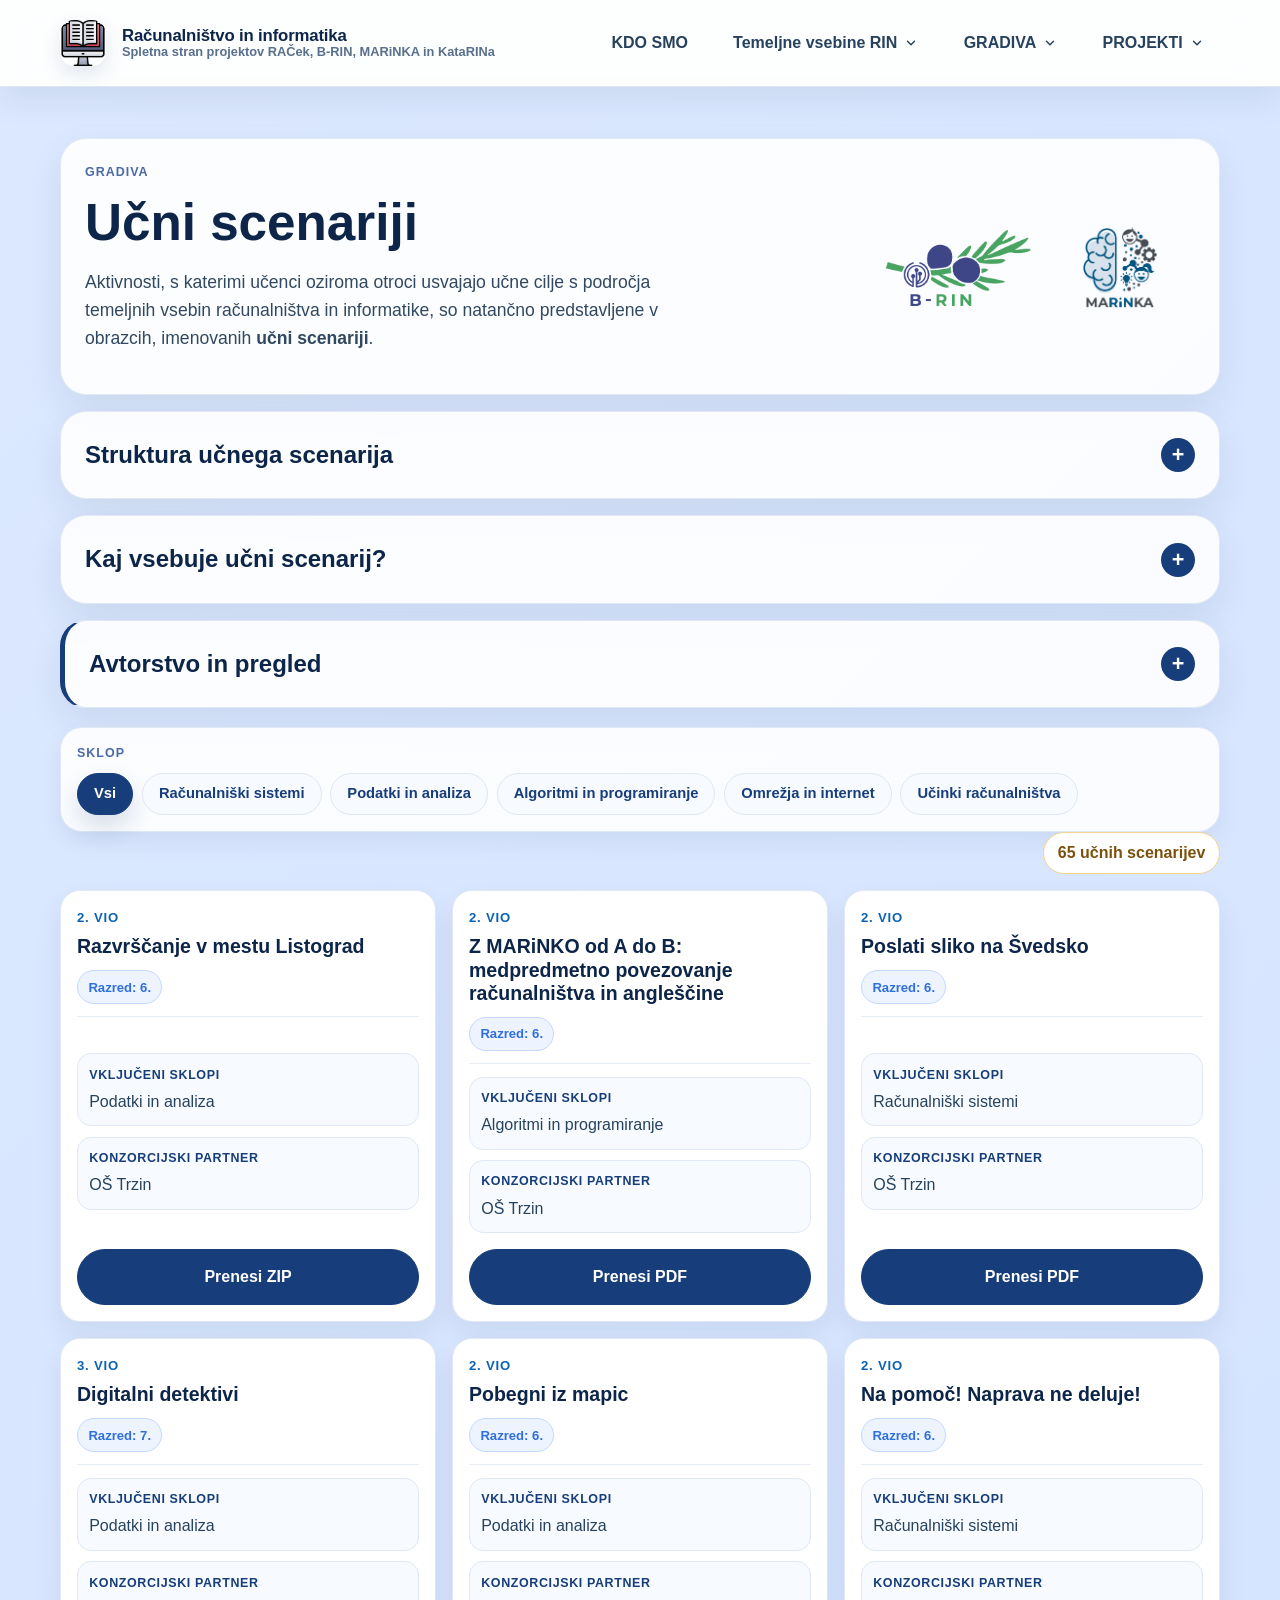
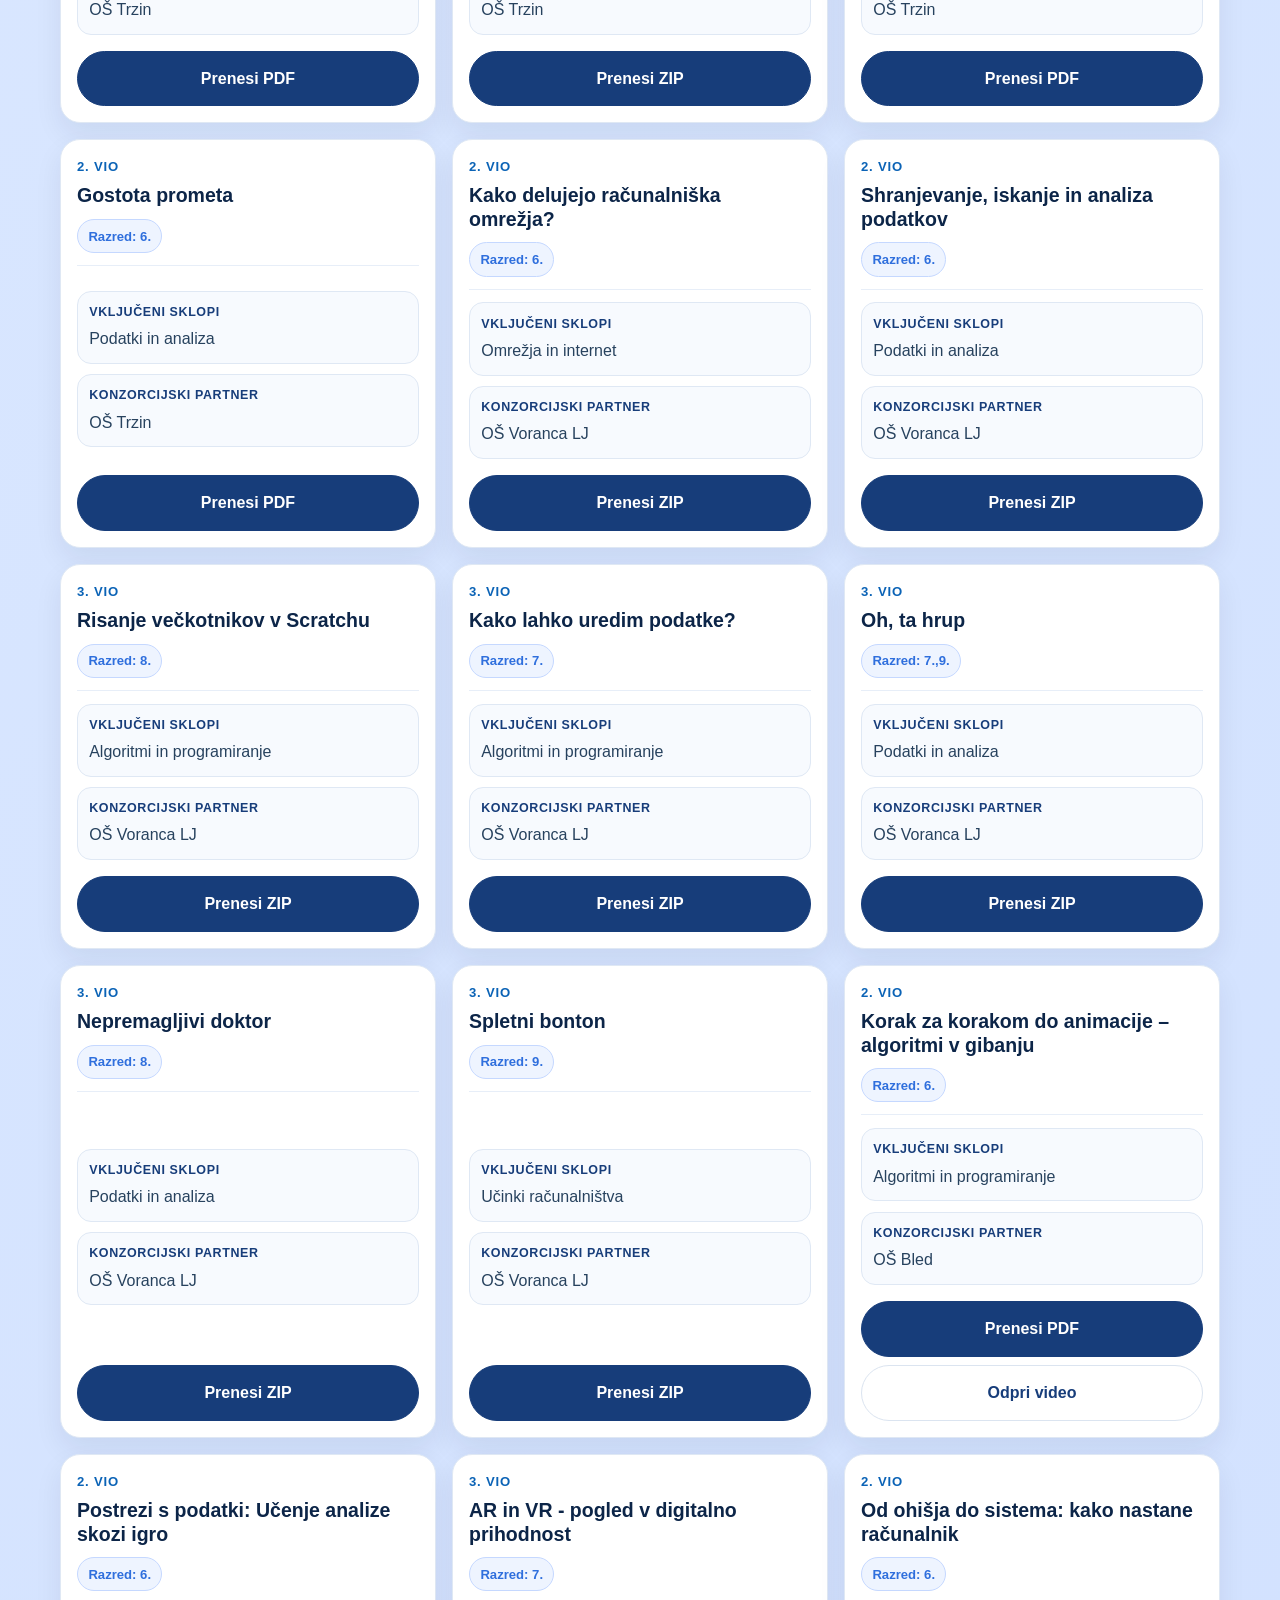
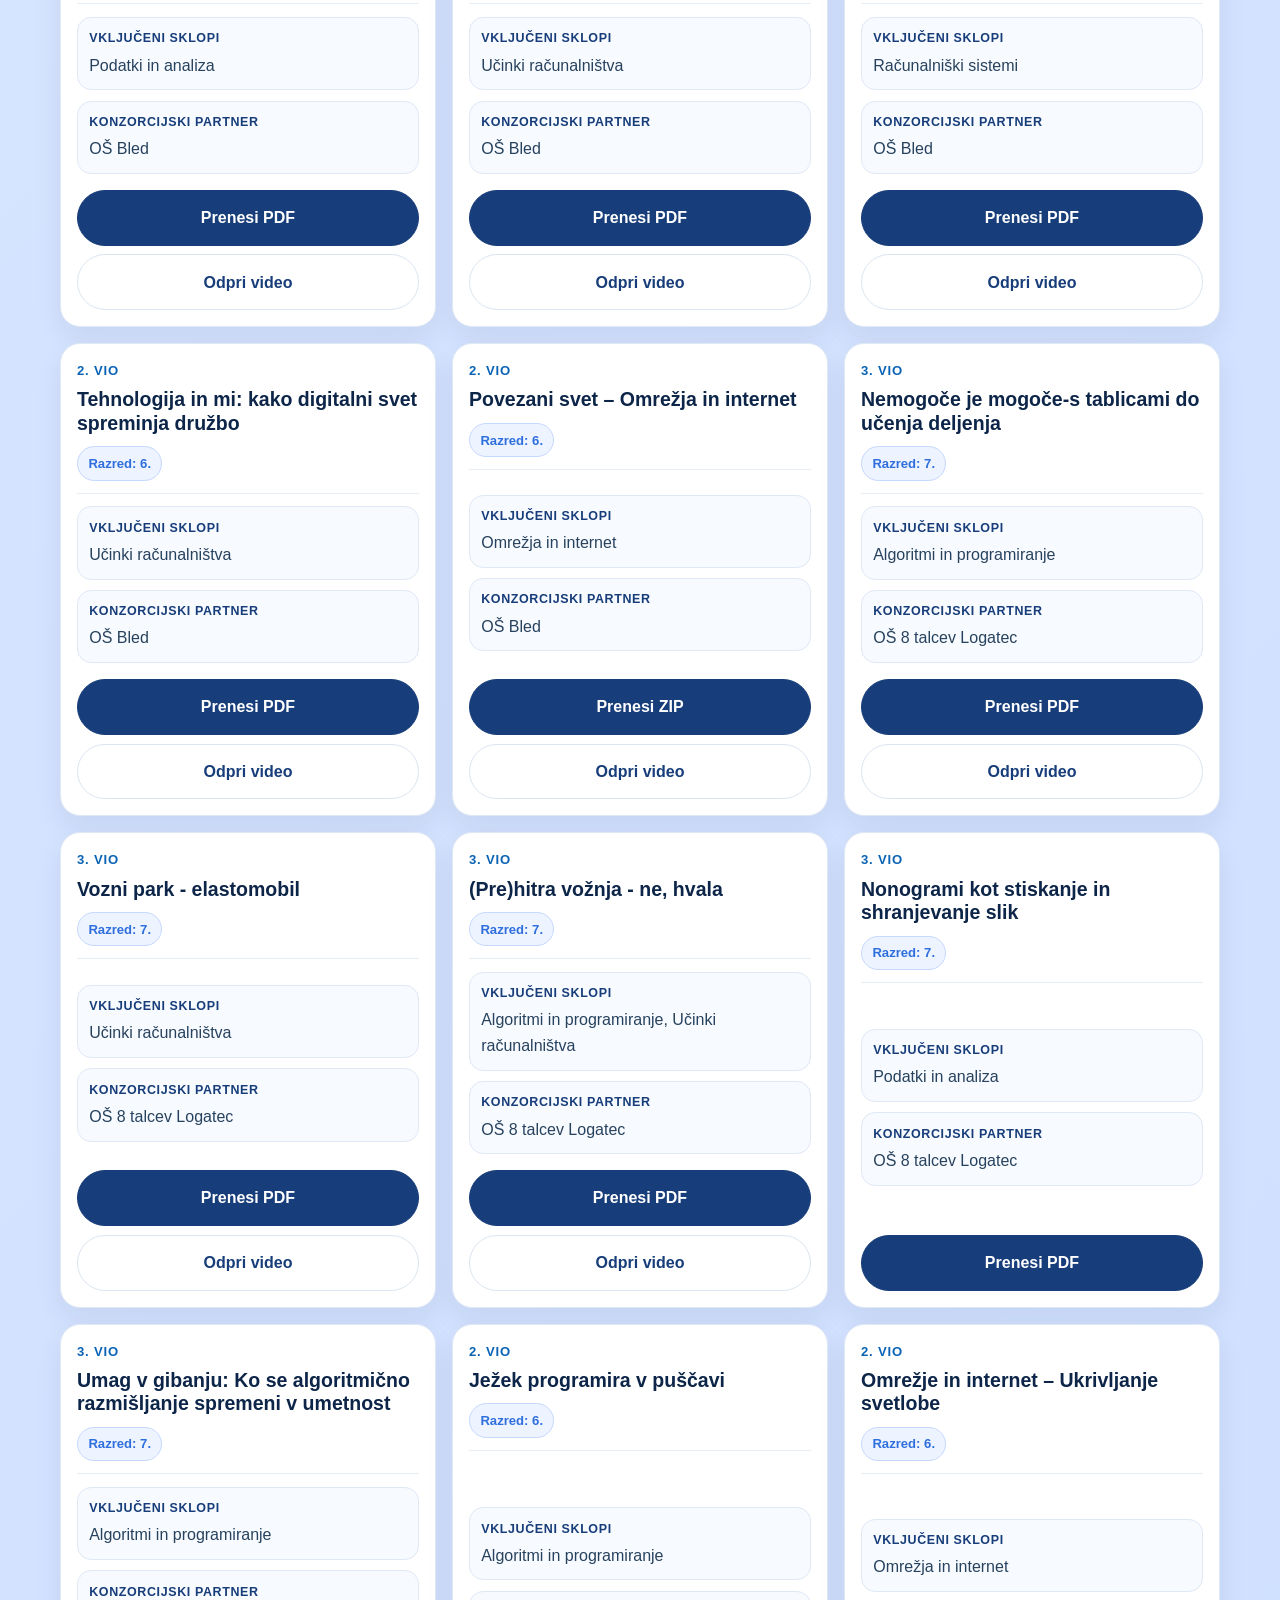
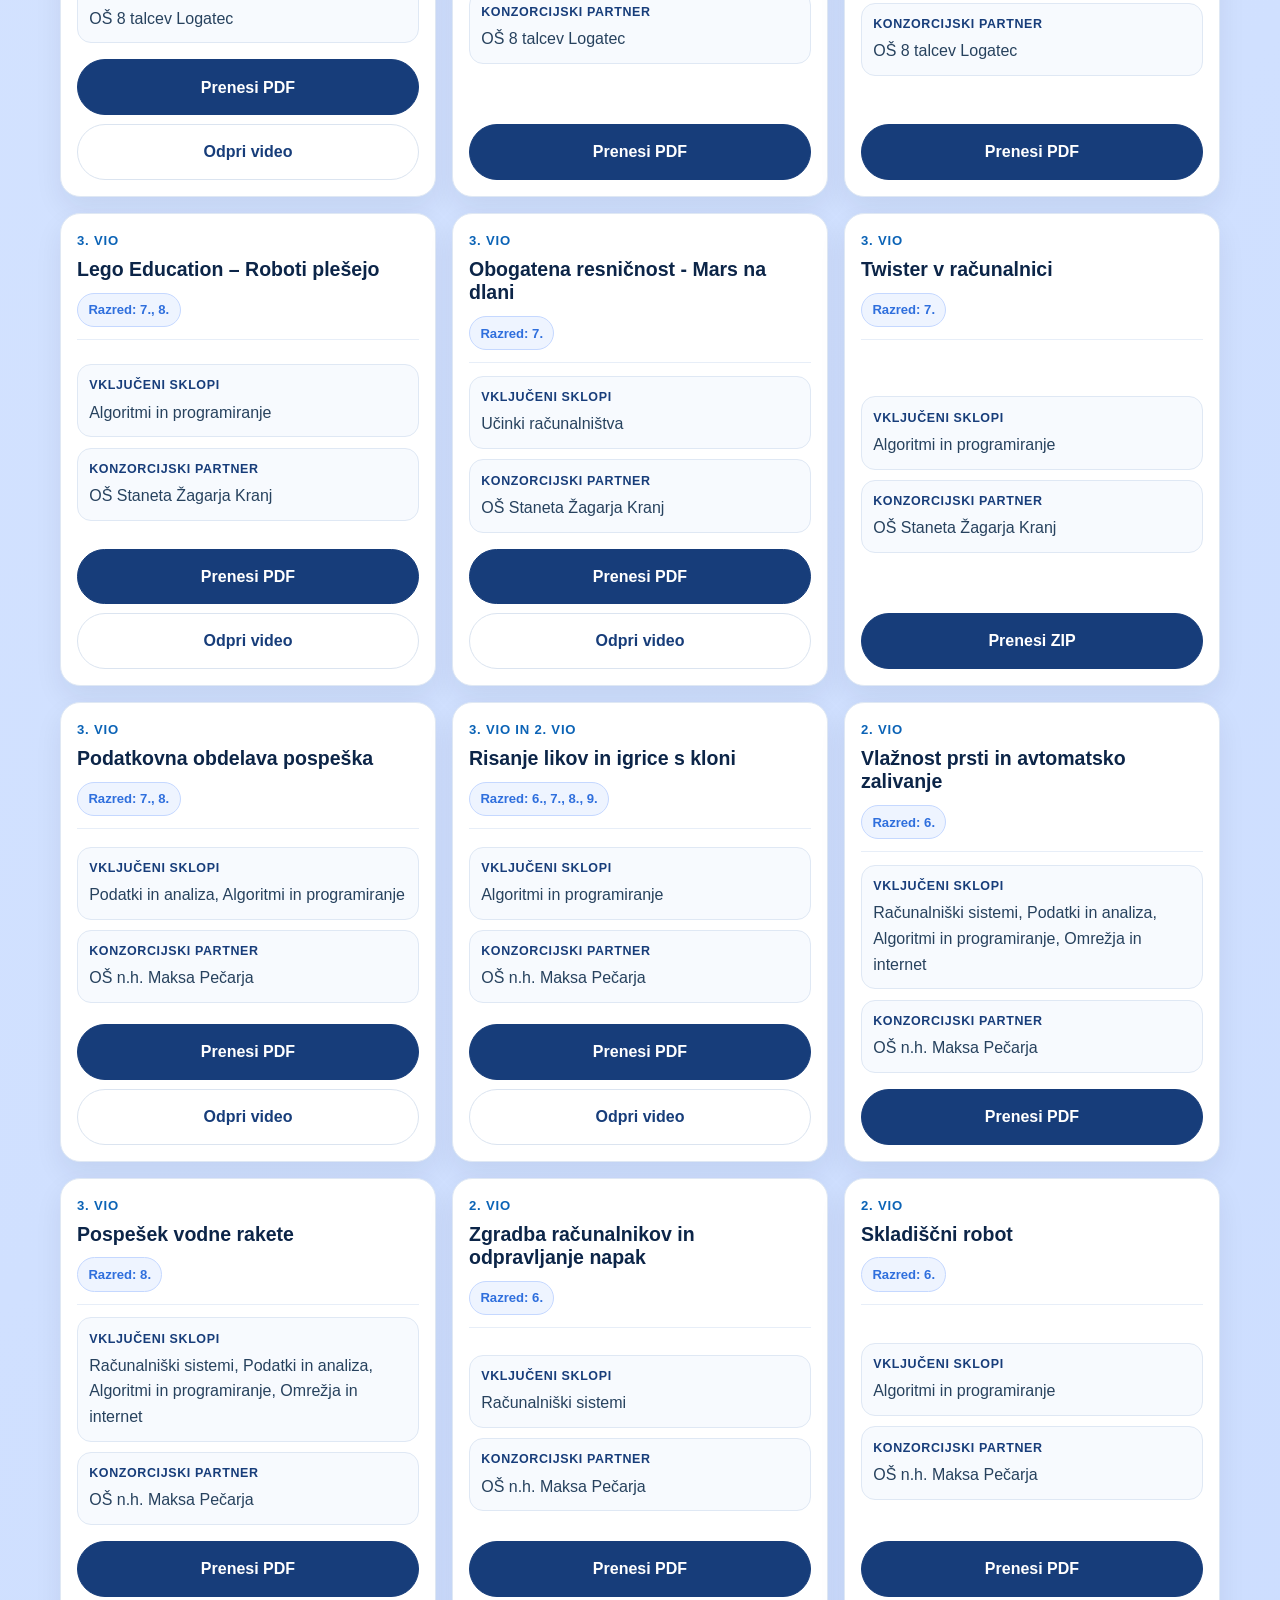
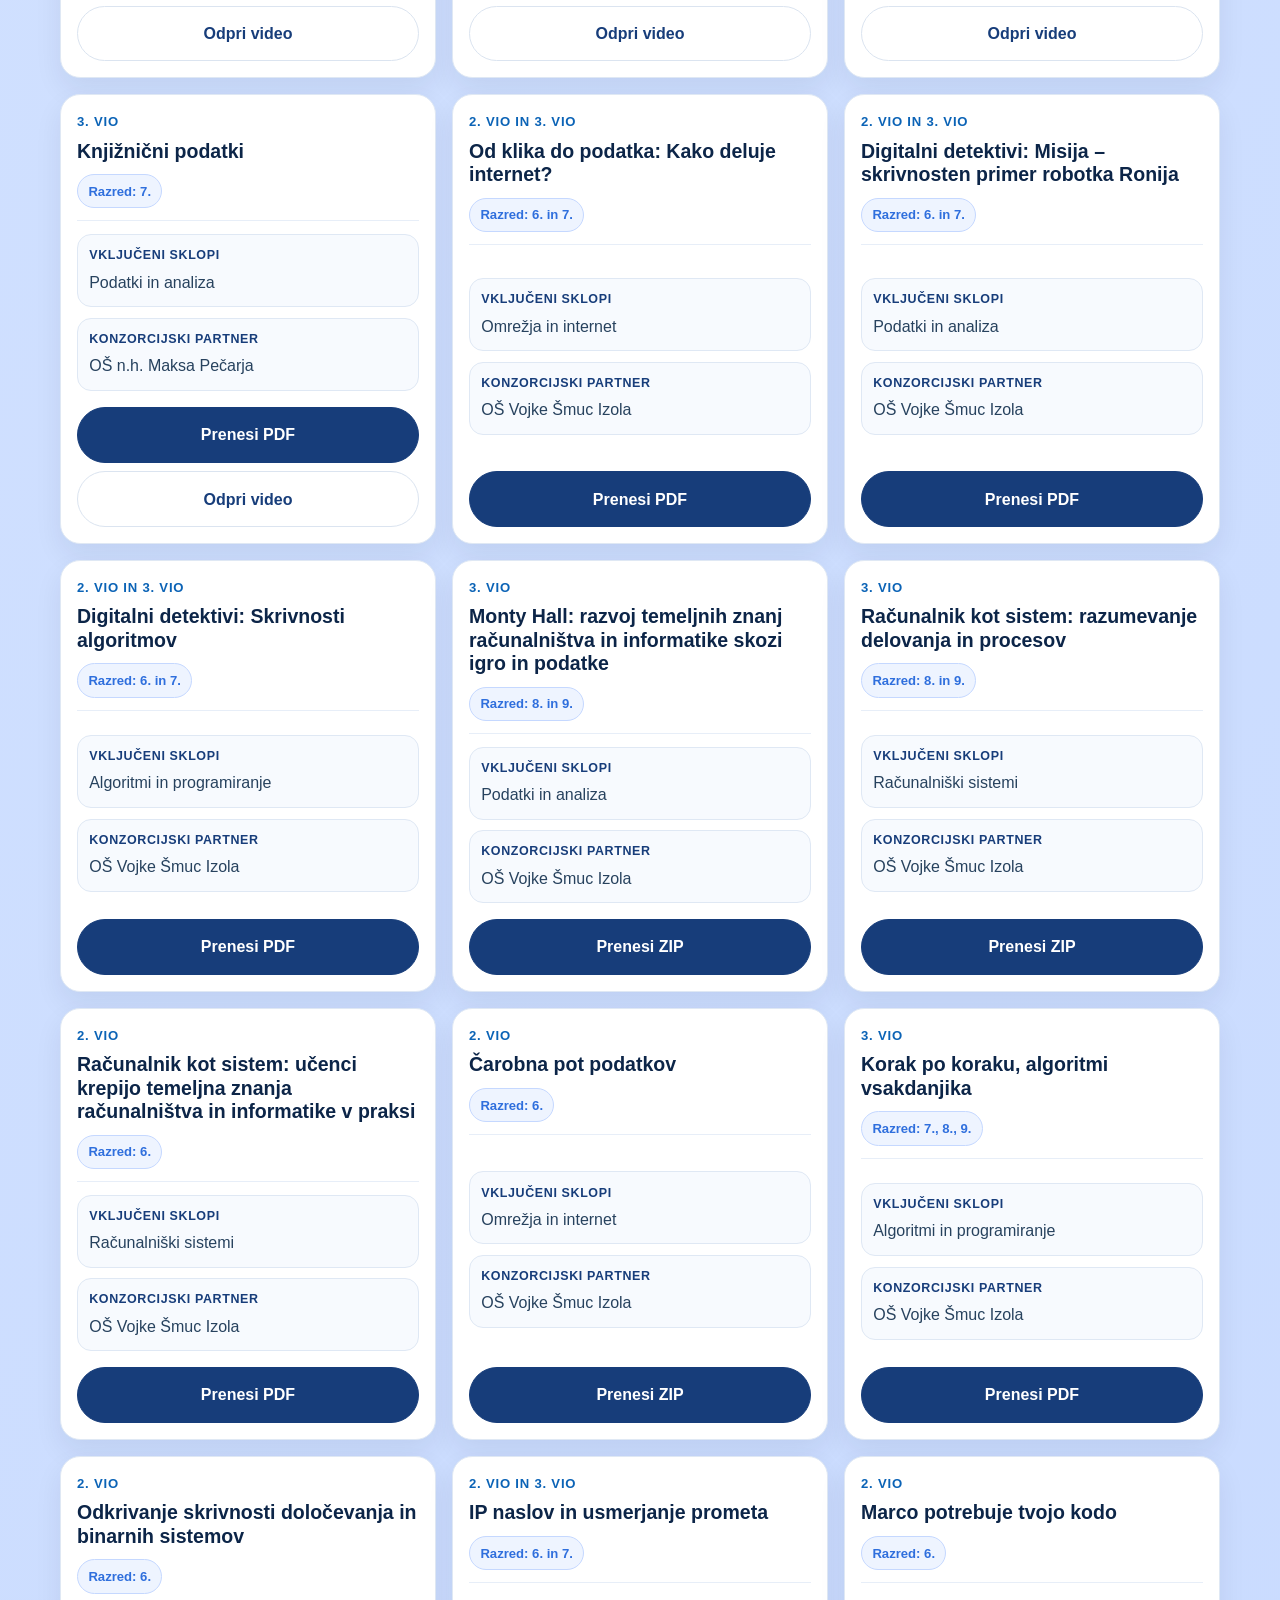
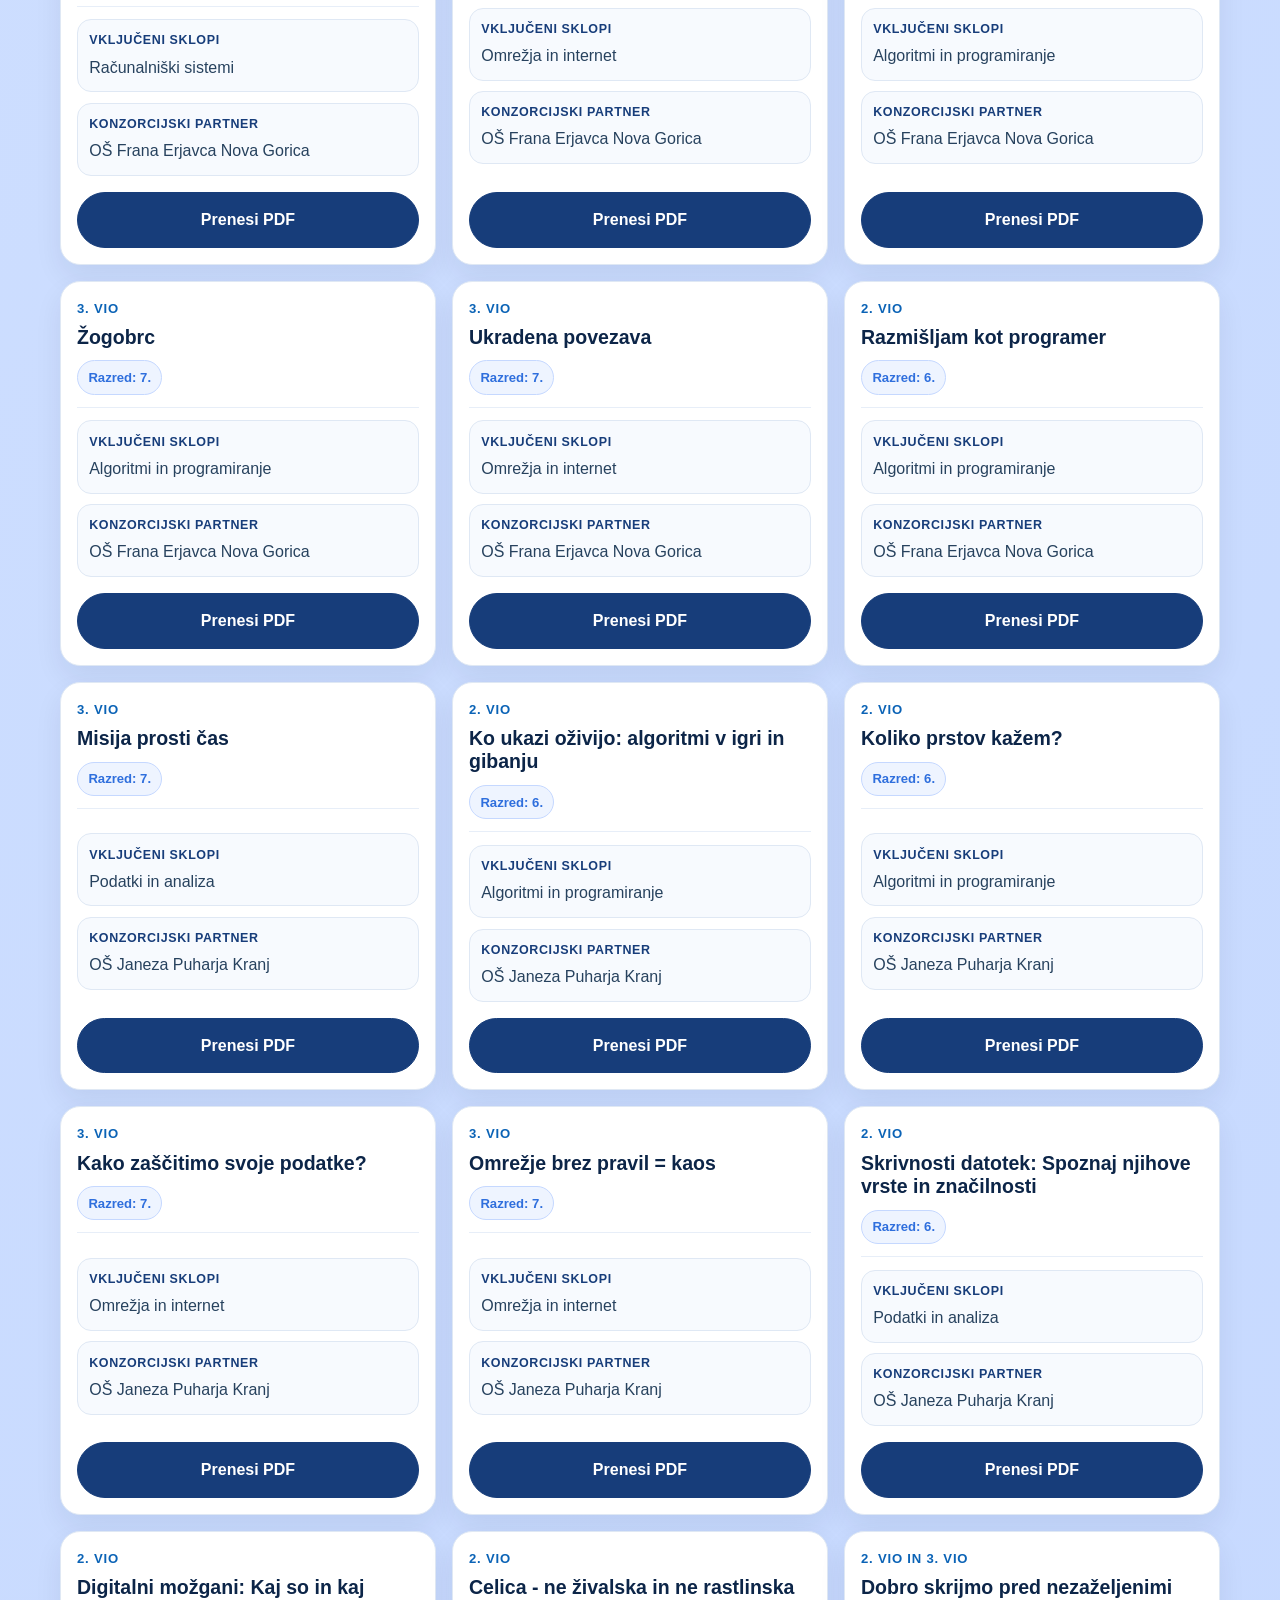
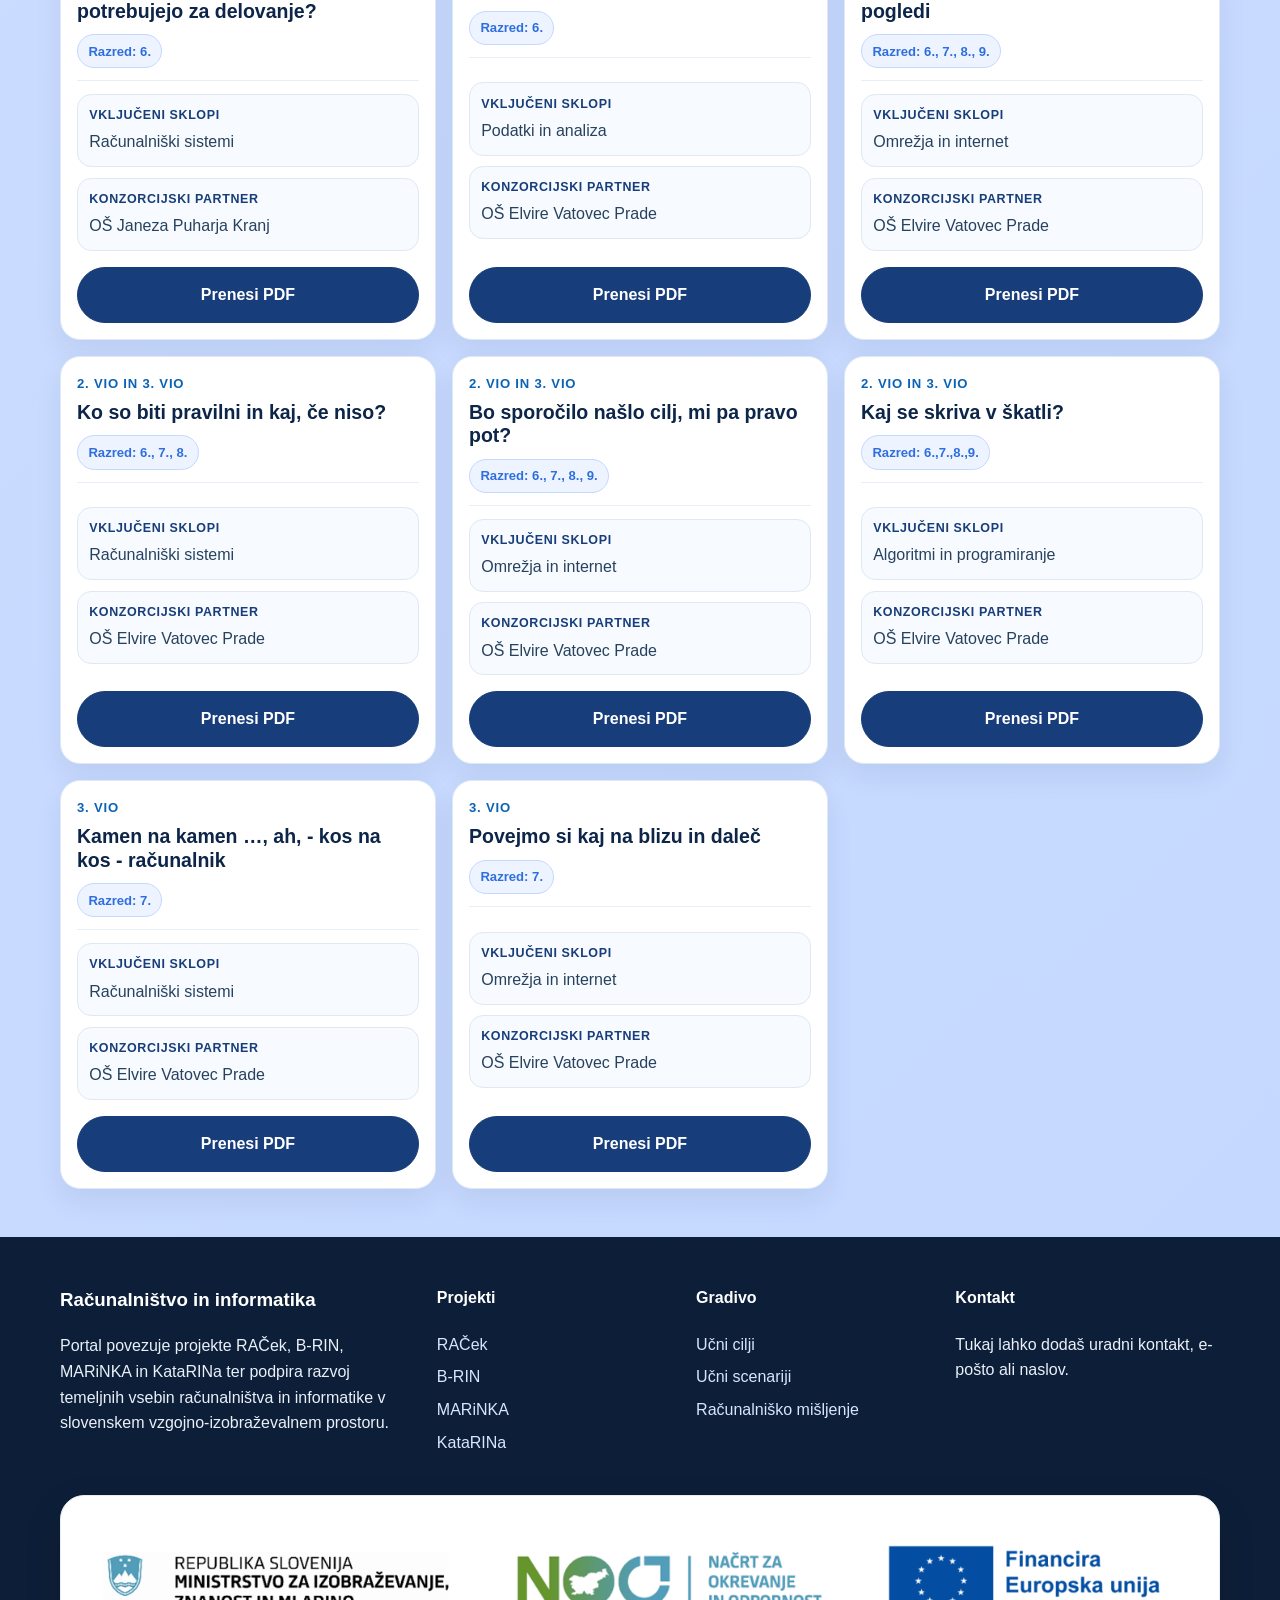
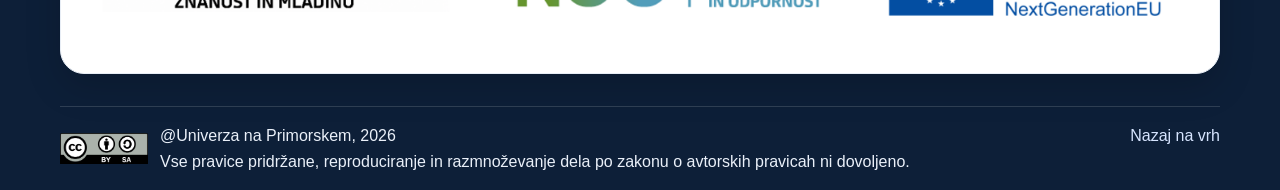
<file: gradiva-temeljne-vsebine-rin.html>
<!DOCTYPE html>
<html lang="sl">
<head>
  <meta charset="UTF-8" />
  <meta name="viewport" content="width=device-width, initial-scale=1.0" />
  <title>Učni scenariji temeljnih vsebin RIN – Računalništvo in informatika</title>
  <meta name="description" content="Opis učnih scenarijev za aktivnosti, s katerimi učenci in otroci usvajajo učne cilje temeljnih vsebin RIN." />
  <link rel="icon" type="image/png" href="assets/Slike/favicon.png" />
  <link rel="stylesheet" href="style.css?v=20260819a" />
</head>
<body>
<div id="site-header"></div>

<main id="top">
  <section class="rin-material-section">
    <div class="wrap">
      <div class="rin-material-head">
        <div>
          <p class="eyebrow">Gradiva</p>
          <h1>Učni scenariji</h1>
          <p class="lead">Aktivnosti, s katerimi učenci oziroma otroci usvajajo učne cilje s področja temeljnih vsebin računalništva in informatike, so natančno predstavljene v obrazcih, imenovanih <strong>učni scenariji</strong>.</p>
        </div>
        <div class="rin-material-logos" aria-label="Logotipa projektov B-RIN in MARiNKA">
          <img src="assets/Slike/logo-brin.png" alt="Logotip projekta B-RIN">
          <img src="assets/Slike/logo-marinka.png" alt="Logotip projekta MARiNKA">
        </div>
      </div>

      <details class="rin-material-card rin-collapse-card">
        <summary>
          <h2>Struktura učnega scenarija</h2>
        </summary>
        <div class="rin-collapse-content">
          <p>Učni scenarij vsebuje 6 sklopov:</p>
          <div class="scenario-structure-grid">
            <article><span>01</span><h3>Predstavitev</h3></article>
            <article><span>02</span><h3>Kontekst izvedbe in priprava</h3></article>
            <article><span>03</span><h3>Namen in učni cilji (operativni)</h3></article>
            <article><span>04</span><h3>Aktivnost</h3></article>
            <article><span>05</span><h3>Evalvacija, refleksija</h3></article>
            <article><span>06</span><h3>Kurikulum</h3></article>
          </div>
        </div>
      </details>

      <details class="rin-material-card rin-collapse-card">
        <summary>
          <h2>Kaj vsebuje učni scenarij?</h2>
        </summary>
        <div class="rin-collapse-content">
          <p>V vsakem učnem scenariju je najprej predstavljen povzetek aktivnosti, materiali, potrebni za pripravo oziroma izvedbo aktivnosti, ter značilnosti učnega konteksta in učečih se, za katere je aktivnost razvita. Opisan je splošen namen dejavnosti ter identificirani specifični učni cilji, ki jih posamezna aktivnost naslavlja.</p>
          <p>Natančno so opisani posamezni koraki aktivnosti ter predviden čas izvedbe aktivnosti. Vsak učni scenarij vsebuje tudi del o evalvaciji, kjer avtorji učnega scenarija kritično ovrednotijo doseganje učnih ciljev ter podajajo predloge za načine evalviranja opisane aktivnosti.</p>
          <p>Sklop, vezan na refleksijo, bralcu učnega scenarija omogoča vpogled v doživljanje aktivnosti s strani učečih se, prav tako pa dostop do kritične samorefleksije s strani strokovnega delavca, avtorja učnega scenarija. Iz tega lahko bralec črpa priporočila za nadgradnjo ali prilagoditev učne aktivnosti za lastne potrebe. V sklepnem delu je aktivnost opredeljena še v kontekstu medpredmetnega sodelovanja ter skupnih ciljev učnih načrtov.</p>
        </div>
      </details>

      <details class="rin-material-card rin-material-note rin-collapse-card">
        <summary>
          <h2>Avtorstvo in pregled</h2>
        </summary>
        <div class="rin-collapse-content">
          <p>Predloga učnega scenarija je bila oblikovana v okviru razvojne skupine projekta B-RIN. Sodelovali so (po abecednem vrstnem redu): dr. Sonja Čotar Konrad, dr. Andreja Klančar, dr. Maja Lebeničnik.</p>
          <p>Vprašanja v delu evalvacije in refleksije izvedbe učne aktivnosti so povzeta po predlogi za praktično usposabljanje v vrtcu avtorice dr. Sonje Rutar.</p>
          <p>Pregled: dr. Tina Štemberger.</p>
        </div>
      </details>

      <div class="rin-scenarios-list" data-rin-scenarios-page>
        <div class="rin-scenario-filter" aria-label="Filtriranje učnih scenarijev po sklopu">
          <p class="eyebrow">Sklop</p>
          <div class="rin-scenario-filter-row">
            <button class="guideline-filter is-active" type="button" data-rin-scenario-filter="vsi" aria-pressed="true">Vsi</button>
            <button class="guideline-filter" type="button" data-rin-scenario-filter="Računalniški sistemi" aria-pressed="false">Računalniški sistemi</button>
            <button class="guideline-filter" type="button" data-rin-scenario-filter="Podatki in analiza" aria-pressed="false">Podatki in analiza</button>
            <button class="guideline-filter" type="button" data-rin-scenario-filter="Algoritmi in programiranje" aria-pressed="false">Algoritmi in programiranje</button>
            <button class="guideline-filter" type="button" data-rin-scenario-filter="Omrežja in internet" aria-pressed="false">Omrežja in internet</button>
            <button class="guideline-filter" type="button" data-rin-scenario-filter="Učinki računalništva" aria-pressed="false">Učinki računalništva</button>
          </div>
        </div>

        <div class="scenario-toolbar rin-scenario-count">
          <p id="rinScenarioCount"></p>
        </div>

        <div id="rinScenarioCards" class="scenario-grid rin-scenario-grid"></div>
      </div>
    </div>
  </section>
</main>

<div id="site-footer"></div>

<script src="includes.js?v=20260610k"></script>
<script src="assets/Gradiva/rin-ucni-scenariji.js?v=20260812c"></script>
<script src="script.js?v=20260812l"></script>
</body>
</html>
</file>
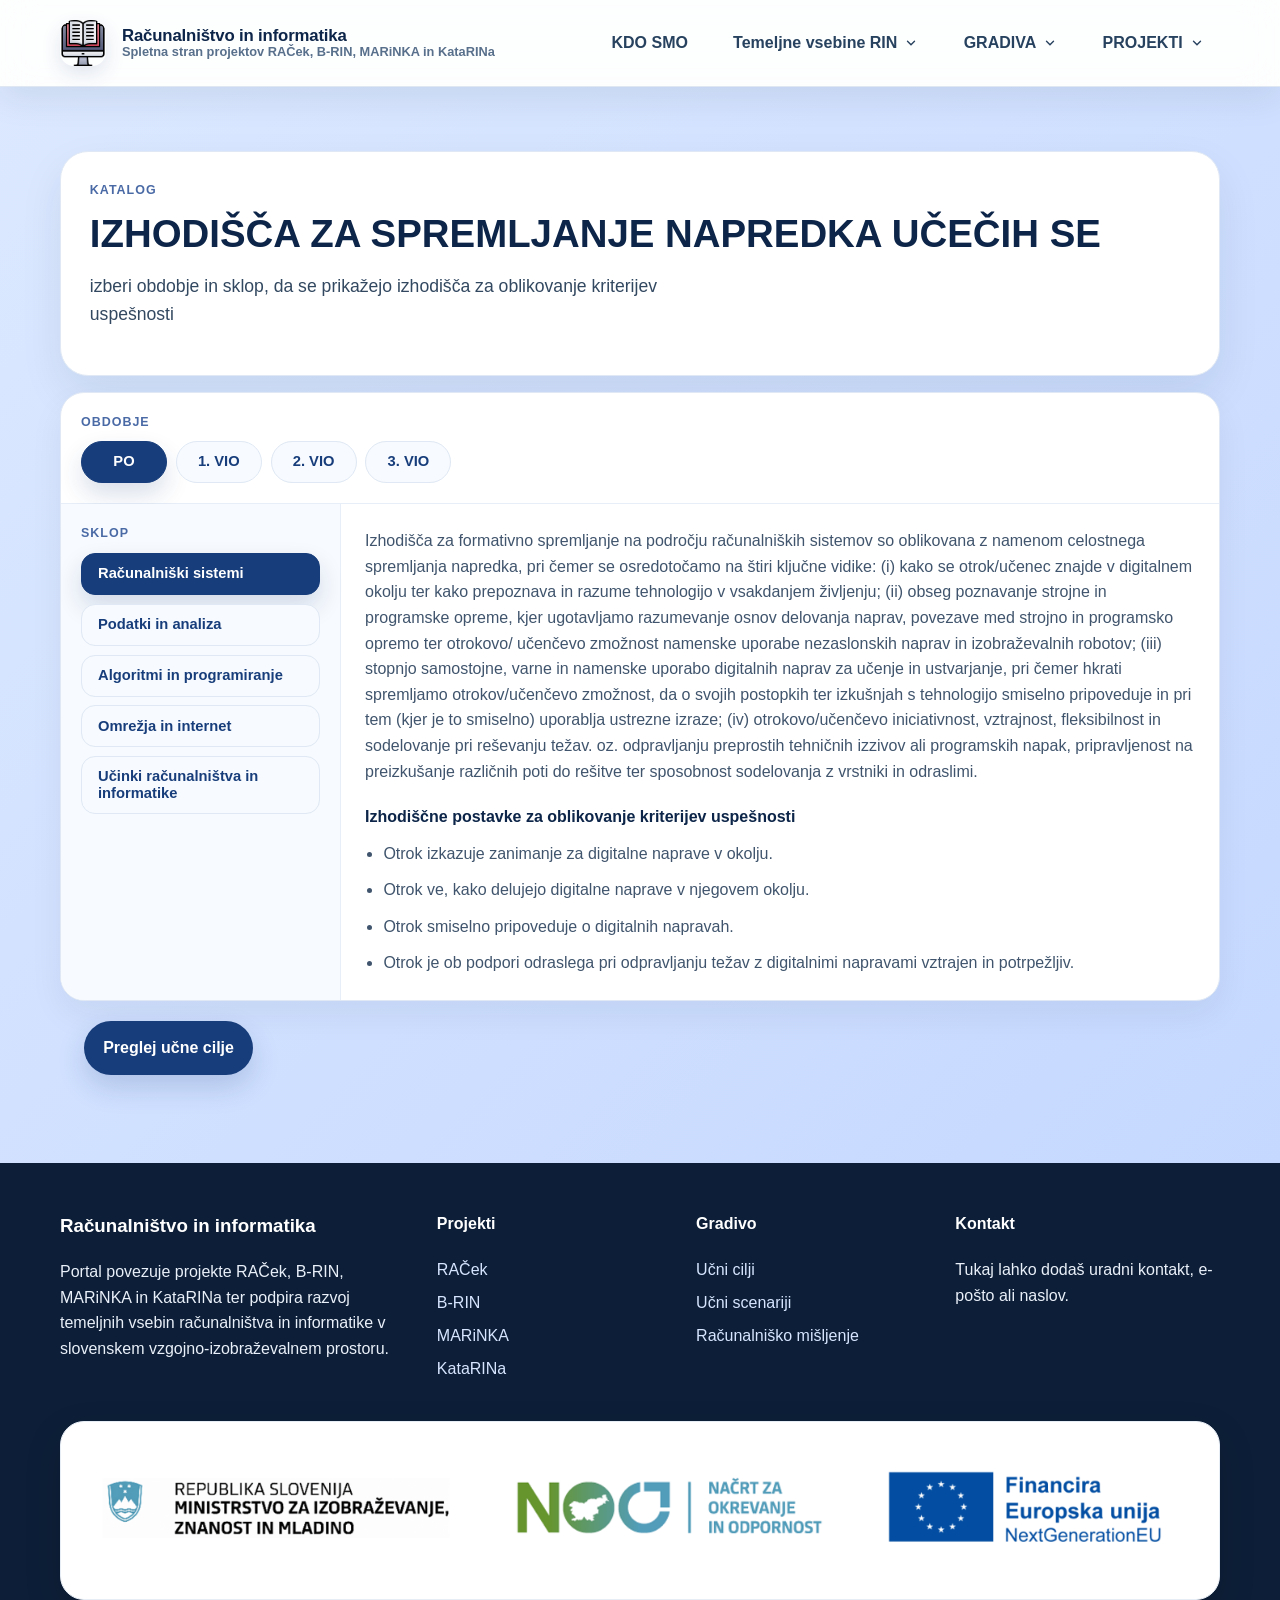
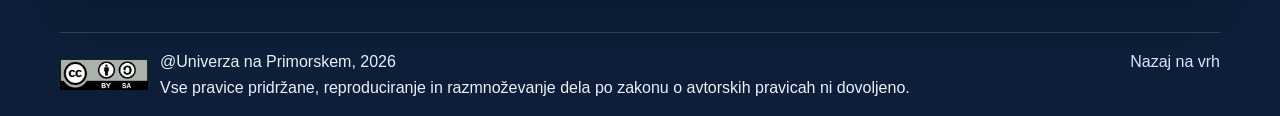
<file: izhodisca-spremljanje-napredka.html>
<!DOCTYPE html>
<html lang="sl">
<head>
  <meta charset="UTF-8" />
  <meta name="viewport" content="width=device-width, initial-scale=1.0" />
  <title>Izhodišča za spremljanje napredka učečih se – Računalništvo in informatika</title>
  <meta name="description" content="Izhodišča za spremljanje napredka učečih se pri temeljnih vsebinah RIN po obdobjih in sklopih." />
  <link rel="icon" type="image/png" href="assets/Slike/favicon.png" />
  <link rel="stylesheet" href="style.css?v=20260819a" />
</head>
<body>
<div id="site-header"></div>

<main id="top">
  <section class="recommendations-section guidelines-section" data-progress-page>
    <div class="wrap">
      <div class="recommendations-head">
        <p class="eyebrow">KATALOG</p>
        <h1>IZHODIŠČA ZA SPREMLJANJE NAPREDKA UČEČIH SE</h1>
        <p class="lead">izberi obdobje in sklop, da se prikažejo izhodišča za oblikovanje kriterijev uspešnosti</p>
      </div>

      <div class="guidelines-shell">
        <div class="guidelines-period-bar" aria-label="Izbira obdobja">
          <p class="eyebrow">Obdobje</p>
          <div class="guidelines-filter-row" role="tablist" aria-label="Izbira obdobja">
            <button class="guideline-filter is-active" type="button" data-progress-period="OBDP" aria-pressed="true">PO</button>
            <button class="guideline-filter" type="button" data-progress-period="OBD1" aria-pressed="false">1. VIO</button>
            <button class="guideline-filter" type="button" data-progress-period="OBD2" aria-pressed="false">2. VIO</button>
            <button class="guideline-filter" type="button" data-progress-period="OBD3" aria-pressed="false">3. VIO</button>
          </div>
        </div>

        <div class="guidelines-layout">
          <aside class="guidelines-sidebar" aria-label="Izbira sklopa">
            <p class="eyebrow">Sklop</p>
            <div class="guidelines-sklop-list">
              <button class="guideline-filter is-active" type="button" data-progress-sklop="racunalniski-sistemi" aria-pressed="true">Računalniški sistemi</button>
              <button class="guideline-filter" type="button" data-progress-sklop="podatki-in-analiza" aria-pressed="false">Podatki in analiza</button>
              <button class="guideline-filter" type="button" data-progress-sklop="algoritmi-in-programiranje" aria-pressed="false">Algoritmi in programiranje</button>
              <button class="guideline-filter" type="button" data-progress-sklop="omrezja-in-internet" aria-pressed="false">Omrežja in internet</button>
              <button class="guideline-filter" type="button" data-progress-sklop="ucinki-racunalnistva-in-informatike" aria-pressed="false">Učinki računalništva in informatike</button>
            </div>
          </aside>

          <article class="guideline-result" aria-live="polite">
            <div class="guideline-body progress-body" id="progressBody"></div>
          </article>
        </div>
      </div>

      <div class="content-action-row">
        <a class="btn primary" id="progressGoalsLink" href="katalog-znanja.html?obd=OBDP">Preglej učne cilje</a>
      </div>
    </div>
  </section>
</main>

<div id="site-footer"></div>

<script src="includes.js?v=20260610k"></script>
<script src="assets/Gradiva/izhodisca-spremljanje.js?v=20260812a"></script>
<script src="script.js?v=20260812n"></script>
</body>
</html>
</file>
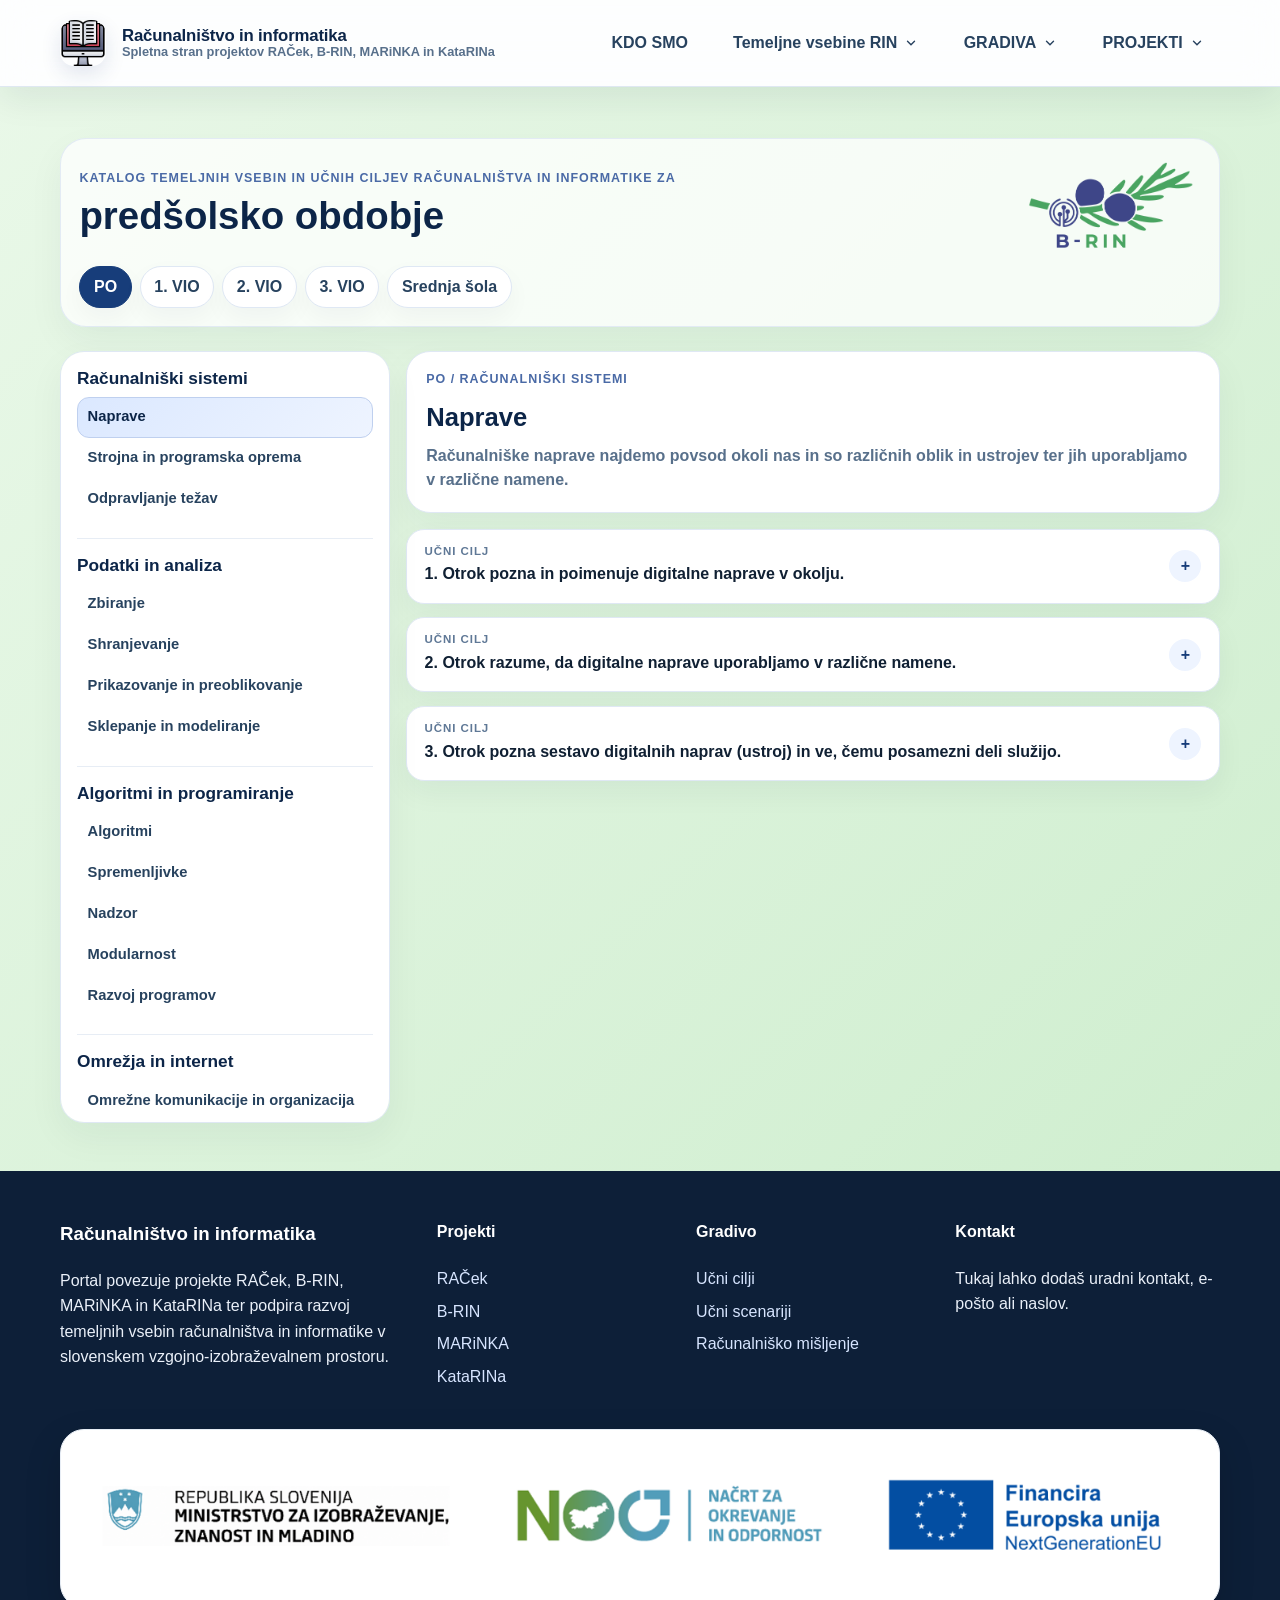
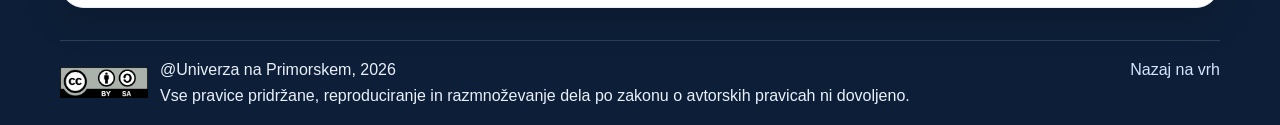
<file: katalog-znanja.html>
<!DOCTYPE html>
<html lang="sl">
<head>
  <meta charset="UTF-8" />
  <meta name="viewport" content="width=device-width, initial-scale=1.0" />
  <title>Katalog znanja – Računalništvo in informatika</title>
  <meta name="description" content="Pregleden katalog učnih ciljev po obdobjih, sklopih, podsklopih, razlagah in primerih." />
  <link rel="icon" type="image/png" href="assets/Slike/favicon.png" />
  <link rel="stylesheet" href="style.css?v=20260819a" />
</head>
<body>
<div id="site-header"></div>

<main id="top">
  <section id="katalog-znanja" class="catalog-section" data-knowledge-catalog>
    <div class="wrap">
      <div class="section-head catalog-page-head">
        <div class="catalog-title-row">
          <div>
            <p class="eyebrow">Katalog temeljnih vsebin in učnih ciljev računalništva in informatike za</p>
            <h2 id="catalogPageTitle">predšolsko obdobje</h2>
          </div>
          <a id="catalogPageLogoLink" class="catalog-page-logo-link" href="brin.html" aria-label="Več o projektu B-RIN">
            <img id="catalogPageLogo" class="catalog-page-logo" src="assets/Slike/logo-brin.png" alt="Logotip projekta B-RIN">
          </a>
        </div>
        <div id="catalogPeriodTabs" class="catalog-period-tabs" aria-label="Izbira obdobja"></div>
      </div>

      <div class="catalog-layout">
        <aside class="catalog-sidebar" aria-label="Sklopi in podsklopi">
          <div id="catalogNav"></div>
        </aside>

        <section class="catalog-results" aria-live="polite">
          <div class="catalog-current">
            <p id="catalogCurrentSklop" class="eyebrow"></p>
            <h3 id="catalogCurrentPodsklop"></h3>
            <p id="catalogCurrentMeta" class="catalog-content-text"></p>
          </div>
          <div id="catalogGoals" class="goal-cards"></div>
        </section>
      </div>
    </div>
  </section>

</main>

<div id="site-footer"></div>

<script src="assets/Gradiva/katalog-znanja.js?v=20260819b"></script>
<script src="includes.js?v=20260610k"></script>
<script src="script.js?v=20260819a"></script>
</body>
</html>
</file>
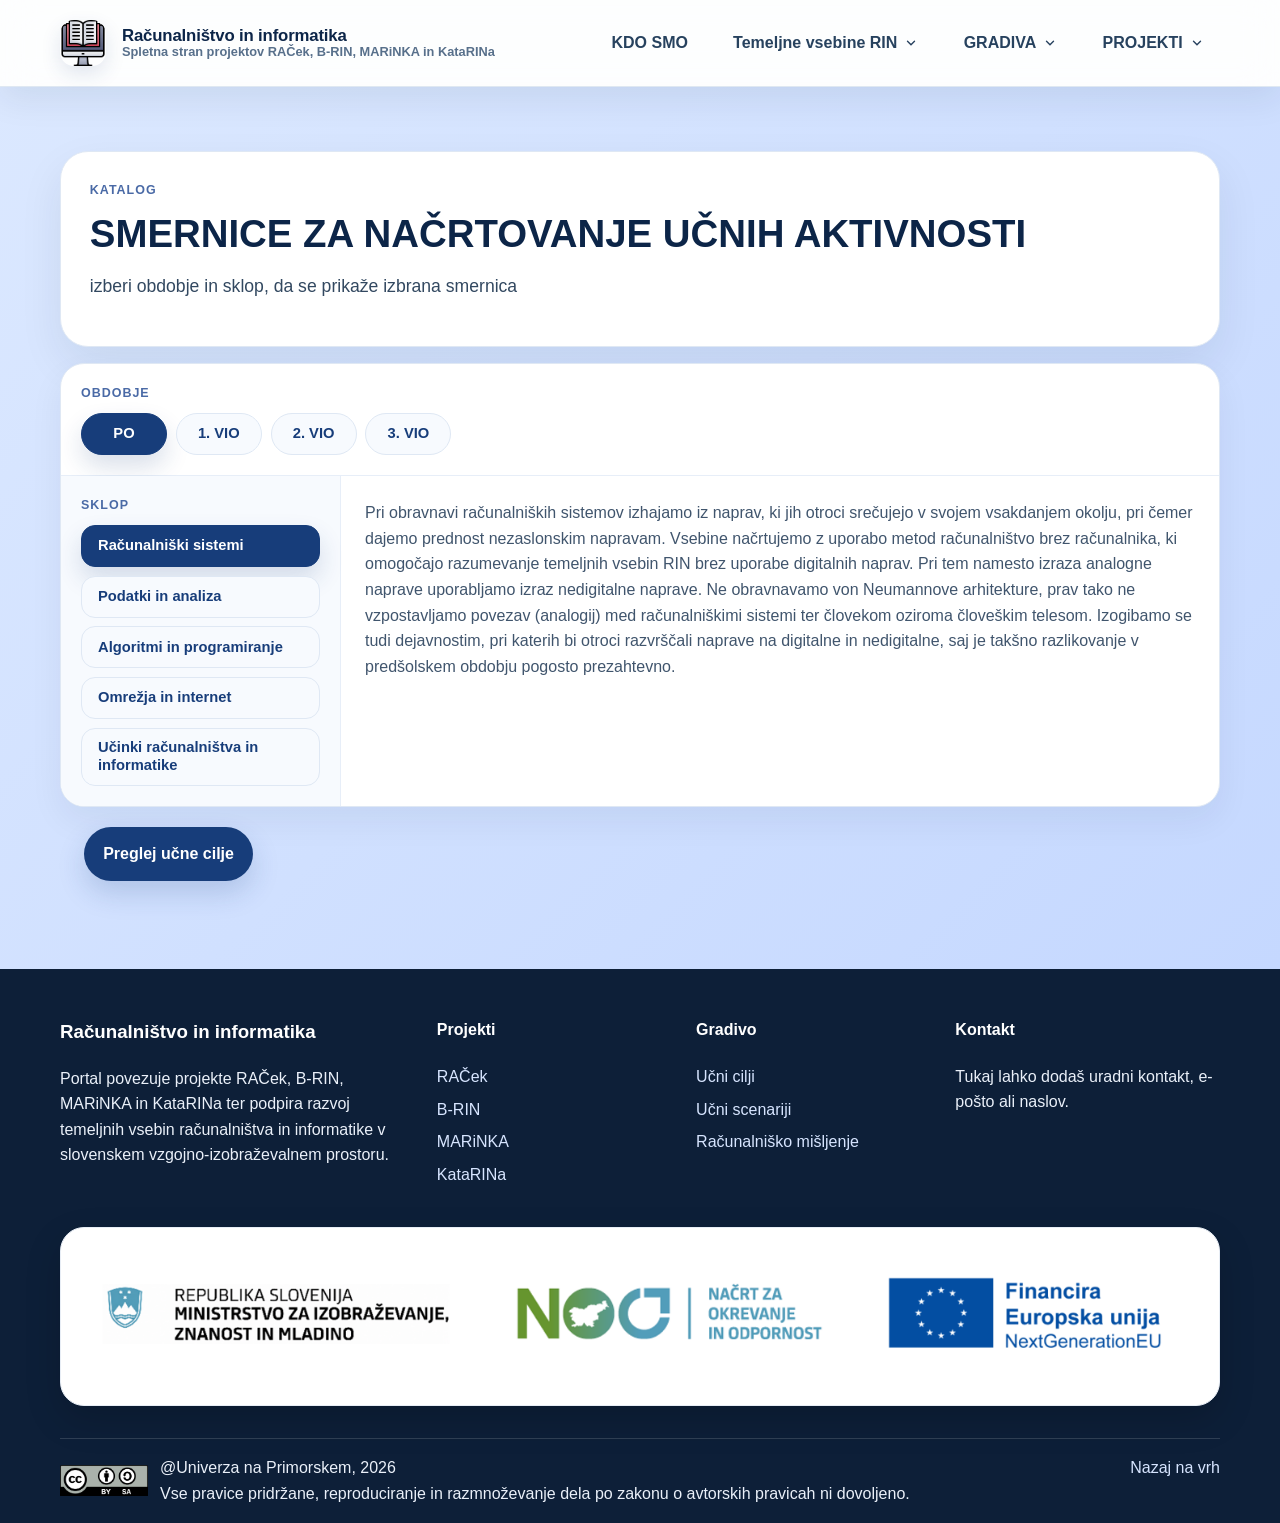
<file: smernice-ucnih-aktivnosti.html>
<!DOCTYPE html>
<html lang="sl">
<head>
  <meta charset="UTF-8" />
  <meta name="viewport" content="width=device-width, initial-scale=1.0" />
  <title>Smernice za načrtovanje učnih aktivnosti – Računalništvo in informatika</title>
  <meta name="description" content="Smernice za načrtovanje učnih aktivnosti temeljnih vsebin RIN po obdobjih in sklopih." />
  <link rel="icon" type="image/png" href="assets/Slike/favicon.png" />
  <link rel="stylesheet" href="style.css?v=20260819a" />
</head>
<body>
<div id="site-header"></div>

<main id="top">
  <section class="recommendations-section guidelines-section" data-guidelines-page>
    <div class="wrap">
      <div class="recommendations-head">
        <p class="eyebrow">KATALOG</p>
        <h1>SMERNICE ZA NAČRTOVANJE UČNIH AKTIVNOSTI</h1>
        <p class="lead">izberi obdobje in sklop, da se prikaže izbrana smernica</p>
      </div>

      <div class="guidelines-shell">
        <div class="guidelines-period-bar" aria-label="Izbira obdobja">
          <p class="eyebrow">Obdobje</p>
          <div class="guidelines-filter-row" role="tablist" aria-label="Izbira obdobja">
            <button class="guideline-filter is-active" type="button" data-guidelines-period="OBDP" aria-pressed="true">PO</button>
            <button class="guideline-filter" type="button" data-guidelines-period="OBD1" aria-pressed="false">1. VIO</button>
            <button class="guideline-filter" type="button" data-guidelines-period="OBD2" aria-pressed="false">2. VIO</button>
            <button class="guideline-filter" type="button" data-guidelines-period="OBD3" aria-pressed="false">3. VIO</button>
          </div>
        </div>

        <div class="guidelines-layout">
          <aside class="guidelines-sidebar" aria-label="Izbira sklopa">
            <p class="eyebrow">Sklop</p>
            <div class="guidelines-sklop-list">
              <button class="guideline-filter is-active" type="button" data-guidelines-sklop="racunalniski-sistemi" aria-pressed="true">Računalniški sistemi</button>
              <button class="guideline-filter" type="button" data-guidelines-sklop="podatki-in-analiza" aria-pressed="false">Podatki in analiza</button>
              <button class="guideline-filter" type="button" data-guidelines-sklop="algoritmi-in-programiranje" aria-pressed="false">Algoritmi in programiranje</button>
              <button class="guideline-filter" type="button" data-guidelines-sklop="omrezja-in-internet" aria-pressed="false">Omrežja in internet</button>
              <button class="guideline-filter" type="button" data-guidelines-sklop="ucinki-racunalnistva-in-informatike" aria-pressed="false">Učinki računalništva in informatike</button>
            </div>
          </aside>

          <article class="guideline-result" aria-live="polite">
            <div class="guideline-body" id="guidelineBody"></div>
          </article>
        </div>
      </div>

      <div class="content-action-row">
        <a class="btn primary" id="guidelineGoalsLink" href="katalog-znanja.html?obd=OBDP">Preglej učne cilje</a>
      </div>
    </div>
  </section>
</main>

<div id="site-footer"></div>

<script src="includes.js?v=20260610k"></script>
<script src="assets/Gradiva/smernice.js?v=20260812a"></script>
<script src="script.js?v=20260812m"></script>
</body>
</html>
</file>
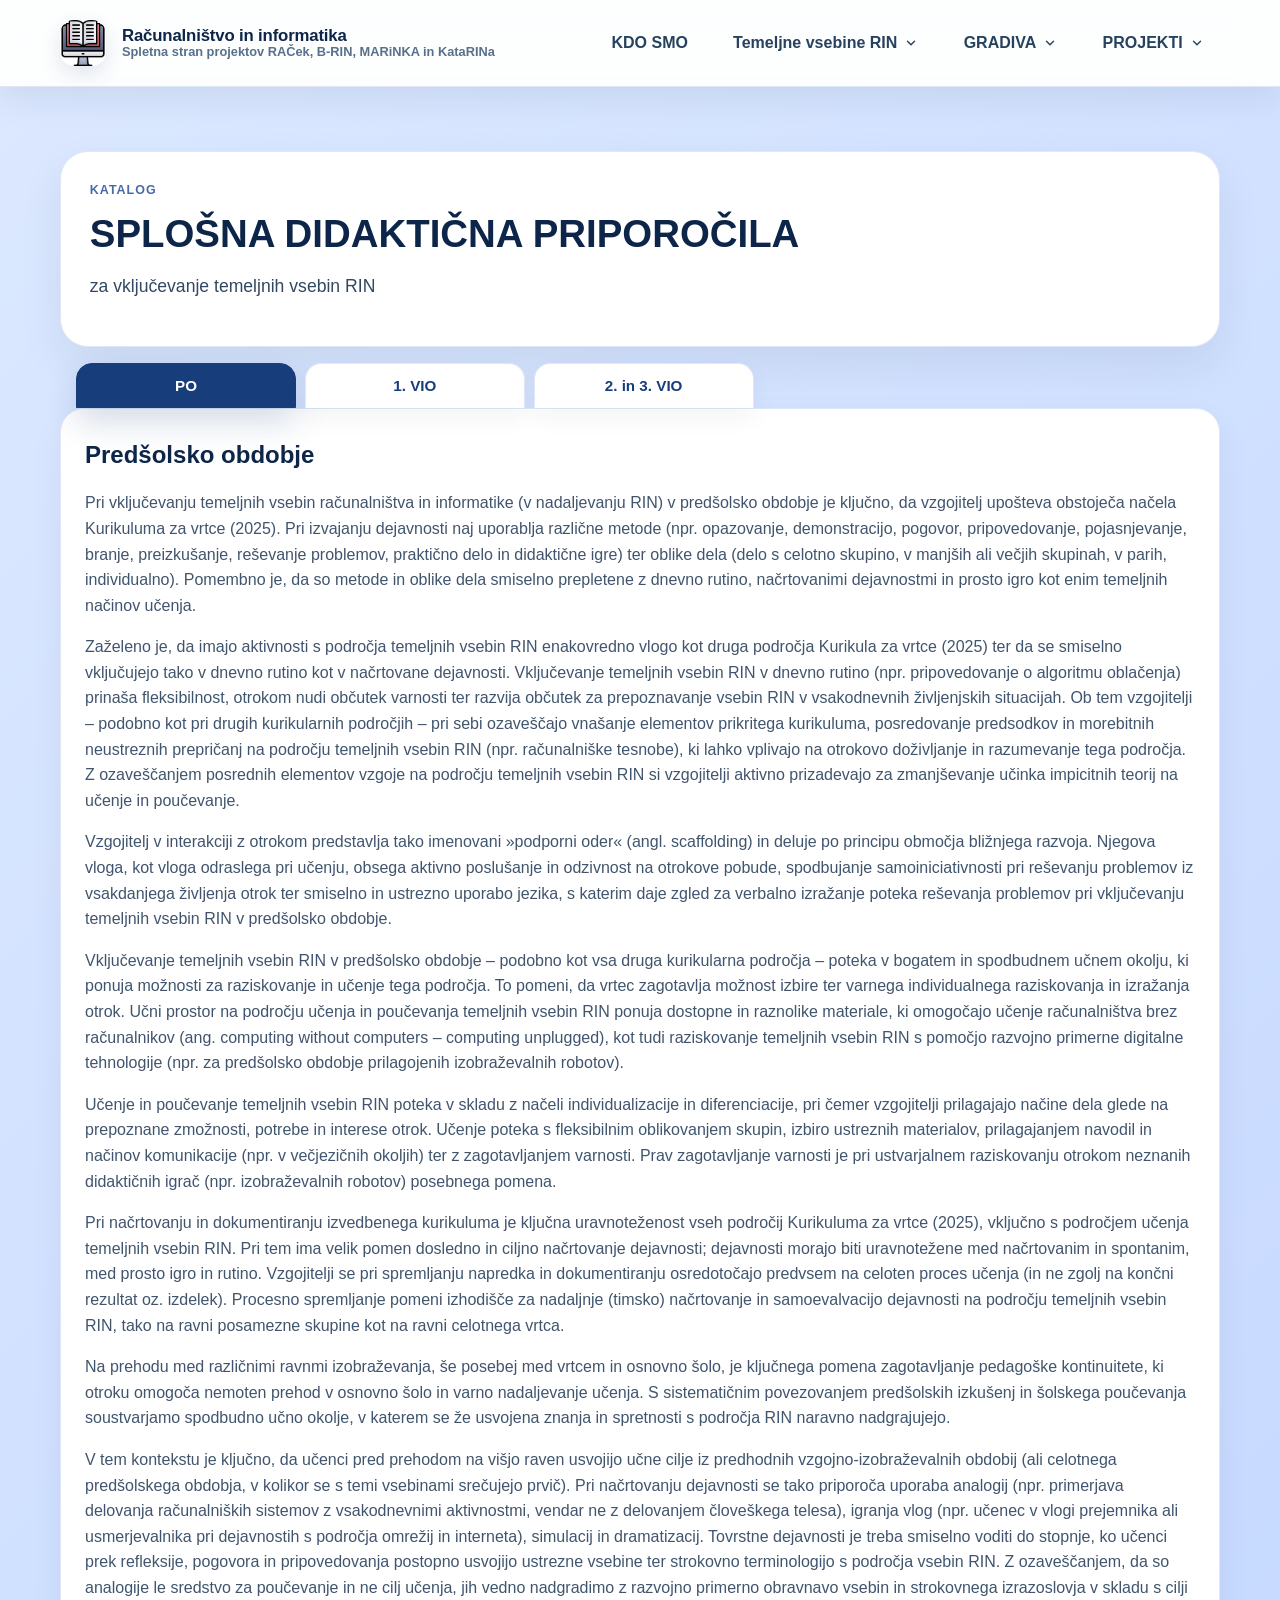
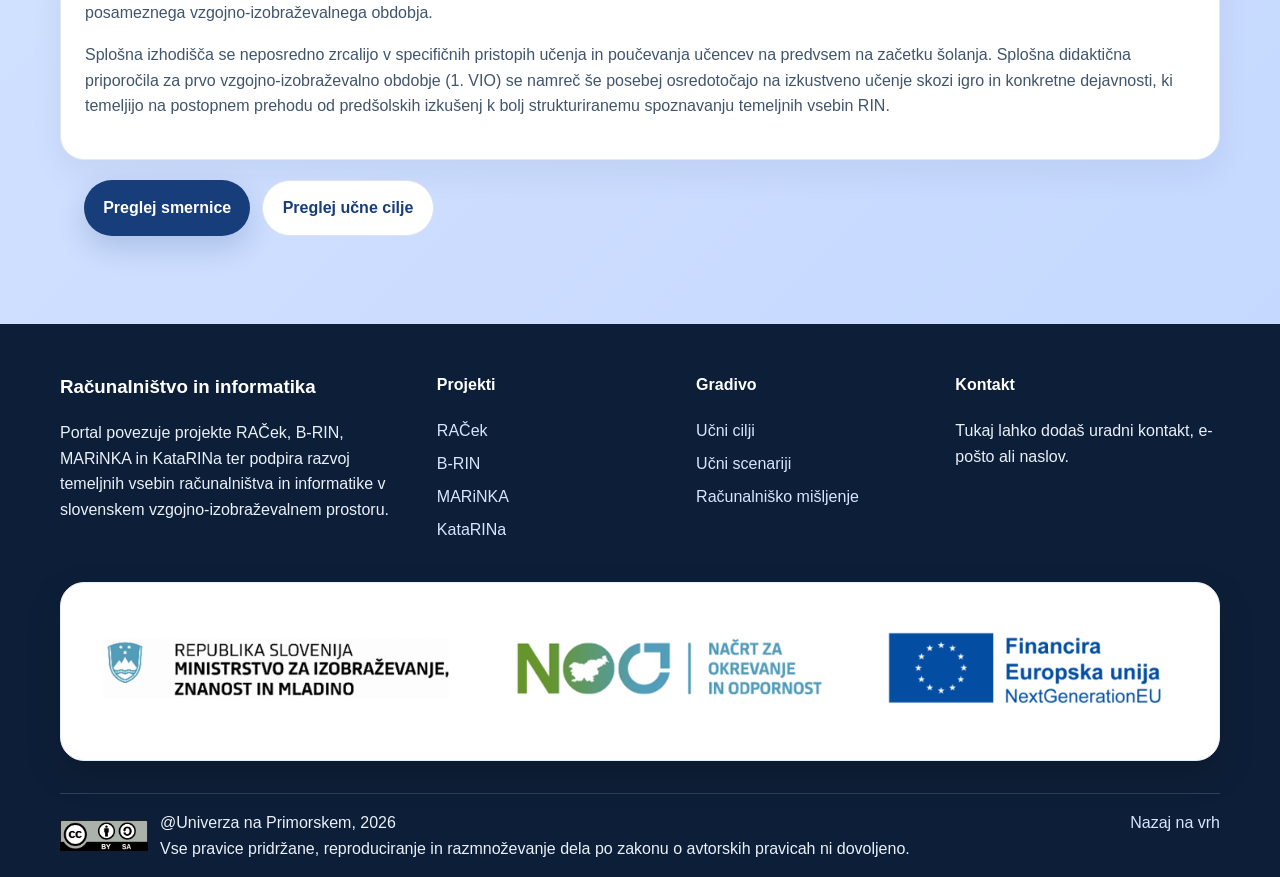
<file: splosna-didakticna-priporocila.html>
<!DOCTYPE html>
<html lang="sl">
<head>
  <meta charset="UTF-8" />
  <meta name="viewport" content="width=device-width, initial-scale=1.0" />
  <title>Splošna didaktična priporočila – Računalništvo in informatika</title>
  <meta name="description" content="Splošna didaktična priporočila za vključevanje temeljnih vsebin RIN po vzgojno-izobraževalnih obdobjih." />
  <link rel="icon" type="image/png" href="assets/Slike/favicon.png" />
  <link rel="stylesheet" href="style.css?v=20260819a" />
</head>
<body>
<div id="site-header"></div>

<main id="top">
  <section class="recommendations-section">
    <div class="wrap">
      <div class="recommendations-head">
        <p class="eyebrow">KATALOG</p>
        <h1>SPLOŠNA DIDAKTIČNA PRIPOROČILA</h1>
        <p class="lead">za vključevanje temeljnih vsebin RIN</p>
      </div>

      <div class="recommendation-shell" data-recommendations-tabs>
        <div class="recommendation-cards" role="tablist" aria-label="Izbira obdobja">
          <button id="tab-po" class="recommendation-card is-active" type="button" role="tab" aria-selected="true" aria-controls="po" data-recommendation-tab="po">
            <span>PO</span>
          </button>
          <button id="tab-vio1" class="recommendation-card" type="button" role="tab" aria-selected="false" aria-controls="vio1" data-recommendation-tab="vio1">
            <span>1. VIO</span>
          </button>
          <button id="tab-vio23" class="recommendation-card" type="button" role="tab" aria-selected="false" aria-controls="vio23" data-recommendation-tab="vio23">
            <span>2. in 3. VIO</span>
          </button>
        </div>

        <div class="recommendation-panel-wrap">
          <article id="po" class="recommendation-content" role="tabpanel" aria-labelledby="tab-po">
        <h2>Predšolsko obdobje</h2>
        <p>Pri vključevanju temeljnih vsebin računalništva in informatike (v nadaljevanju RIN) v predšolsko obdobje je ključno, da vzgojitelj upošteva obstoječa načela Kurikuluma za vrtce (2025). Pri izvajanju dejavnosti naj uporablja različne metode (npr. opazovanje, demonstracijo, pogovor, pripovedovanje, pojasnjevanje, branje, preizkušanje, reševanje problemov, praktično delo in didaktične igre) ter oblike dela (delo s celotno skupino, v manjših ali večjih skupinah, v parih, individualno). Pomembno je, da so metode in oblike dela smiselno prepletene z dnevno rutino, načrtovanimi dejavnostmi in prosto igro kot enim temeljnih načinov učenja.</p>
        <p>Zaželeno je, da imajo aktivnosti s področja temeljnih vsebin RIN enakovredno vlogo kot druga področja Kurikula za vrtce (2025) ter da se smiselno vključujejo tako v dnevno rutino kot v načrtovane dejavnosti. Vključevanje temeljnih vsebin RIN v dnevno rutino (npr. pripovedovanje o algoritmu oblačenja) prinaša fleksibilnost, otrokom nudi občutek varnosti ter razvija občutek za prepoznavanje vsebin RIN v vsakodnevnih življenjskih situacijah. Ob tem vzgojitelji – podobno kot pri drugih kurikularnih področjih – pri sebi ozaveščajo vnašanje elementov prikritega kurikuluma, posredovanje predsodkov in morebitnih neustreznih prepričanj na področju temeljnih vsebin RIN (npr. računalniške tesnobe), ki lahko vplivajo na otrokovo doživljanje in razumevanje tega področja. Z ozaveščanjem posrednih elementov vzgoje na področju temeljnih vsebin RIN si vzgojitelji aktivno prizadevajo za zmanjševanje učinka impicitnih teorij na učenje in poučevanje.</p>
        <p>Vzgojitelj v interakciji z otrokom predstavlja tako imenovani »podporni oder« (angl. scaffolding) in deluje po principu območja bližnjega razvoja. Njegova vloga, kot vloga odraslega pri učenju, obsega aktivno poslušanje in odzivnost na otrokove pobude, spodbujanje samoiniciativnosti pri reševanju problemov iz vsakdanjega življenja otrok ter smiselno in ustrezno uporabo jezika, s katerim daje zgled za verbalno izražanje poteka reševanja problemov pri vključevanju temeljnih vsebin RIN v predšolsko obdobje.</p>
        <p>Vključevanje temeljnih vsebin RIN v predšolsko obdobje – podobno kot vsa druga kurikularna področja – poteka v bogatem in spodbudnem učnem okolju, ki ponuja možnosti za raziskovanje in učenje tega področja. To pomeni, da vrtec zagotavlja možnost izbire ter varnega individualnega raziskovanja in izražanja otrok. Učni prostor na področju učenja in poučevanja temeljnih vsebin RIN ponuja dostopne in raznolike materiale, ki omogočajo učenje računalništva brez računalnikov (ang. computing without computers – computing unplugged), kot tudi raziskovanje temeljnih vsebin RIN s pomočjo razvojno primerne digitalne tehnologije (npr. za predšolsko obdobje prilagojenih izobraževalnih robotov).</p>
        <p>Učenje in poučevanje temeljnih vsebin RIN poteka v skladu z načeli individualizacije in diferenciacije, pri čemer vzgojitelji prilagajajo načine dela glede na prepoznane zmožnosti, potrebe in interese otrok. Učenje poteka s fleksibilnim oblikovanjem skupin, izbiro ustreznih materialov, prilagajanjem navodil in načinov komunikacije (npr. v večjezičnih okoljih) ter z zagotavljanjem varnosti. Prav zagotavljanje varnosti je pri ustvarjalnem raziskovanju otrokom neznanih didaktičnih igrač (npr. izobraževalnih robotov) posebnega pomena.</p>
        <p>Pri načrtovanju in dokumentiranju izvedbenega kurikuluma je ključna uravnoteženost vseh področij Kurikuluma za vrtce (2025), vključno s področjem učenja temeljnih vsebin RIN. Pri tem ima velik pomen dosledno in ciljno načrtovanje dejavnosti; dejavnosti morajo biti uravnotežene med načrtovanim in spontanim, med prosto igro in rutino. Vzgojitelji se pri spremljanju napredka in dokumentiranju osredotočajo predvsem na celoten proces učenja (in ne zgolj na končni rezultat oz. izdelek). Procesno spremljanje pomeni izhodišče za nadaljnje (timsko) načrtovanje in samoevalvacijo dejavnosti na področju temeljnih vsebin RIN, tako na ravni posamezne skupine kot na ravni celotnega vrtca.</p>
        <p>Na prehodu med različnimi ravnmi izobraževanja, še posebej med vrtcem in osnovno šolo, je ključnega pomena zagotavljanje pedagoške kontinuitete, ki otroku omogoča nemoten prehod v osnovno šolo in varno nadaljevanje učenja. S sistematičnim povezovanjem predšolskih izkušenj in šolskega poučevanja soustvarjamo spodbudno učno okolje, v katerem se že usvojena znanja in spretnosti s področja RIN naravno nadgrajujejo.</p>
        <p>V tem kontekstu je ključno, da učenci pred prehodom na višjo raven usvojijo učne cilje iz predhodnih vzgojno-izobraževalnih obdobij (ali celotnega predšolskega obdobja, v kolikor se s temi vsebinami srečujejo prvič). Pri načrtovanju dejavnosti se tako priporoča uporaba analogij (npr. primerjava delovanja računalniških sistemov z vsakodnevnimi aktivnostmi, vendar ne z delovanjem človeškega telesa), igranja vlog (npr. učenec v vlogi prejemnika ali usmerjevalnika pri dejavnostih s področja omrežij in interneta), simulacij in dramatizacij. Tovrstne dejavnosti je treba smiselno voditi do stopnje, ko učenci prek refleksije, pogovora in pripovedovanja postopno usvojijo ustrezne vsebine ter strokovno terminologijo s področja vsebin RIN. Z ozaveščanjem, da so analogije le sredstvo za poučevanje in ne cilj učenja, jih vedno nadgradimo z razvojno primerno obravnavo vsebin in strokovnega izrazoslovja v skladu s cilji posameznega vzgojno-izobraževalnega obdobja.</p>
        <p>Splošna izhodišča se neposredno zrcalijo v specifičnih pristopih učenja in poučevanja učencev na predvsem na začetku šolanja. Splošna didaktična priporočila za prvo vzgojno-izobraževalno obdobje (1. VIO) se namreč še posebej osredotočajo na izkustveno učenje skozi igro in konkretne dejavnosti, ki temeljijo na postopnem prehodu od predšolskih izkušenj k bolj strukturiranemu spoznavanju temeljnih vsebin RIN.</p>
      </article>

          <article id="vio1" class="recommendation-content" role="tabpanel" aria-labelledby="tab-vio1" hidden>
        <h2>Prvo vzgojno-izobraževalno obdobje</h2>
        <p>Splošna didaktična priporočila za učenje in poučevanje na področju temeljnih vsebin RIN v prvem vzgojno-izobraževalnem obdobju sledijo vsem načelom in priporočilom, ki veljajo za druga področja učenja in poučevanja v tem obdobju. Učitelj si pri poučevanju temeljnih vsebin RIN prizadeva za zagotavljanje spodbudnega in varnega učnega okolja, pri čemer skrbi za medsebojno sprejemanje, sodelovanje ter čustveno in socialno podporo učencem. Pri oblikovanju podpornega okolja učitelj spodbuja interes in vedoželjnost za učenje temeljnih vsebin RIN na način, da poteka učenje in poučevanje temeljnih vsebin RIN z vključevanjem aktivnih in inovativnih načinov učenja in poučevanja. Učitelj učence aktivno vključuje v načrtovanje učenja, sooblikovanje podpirajočega okolja ter v poglobljeno razumevanje vsebin RIN skozi lastno učno izkušnjo. Pouk je organiziran kot reševanje problemov prek igre in dela v kotičkih, kar tudi v 1. VIO omogoča na učenca osredotočeno učenje ter delo v majhnih skupinah. Pri spoznavanju vsebin učitelj izhaja iz realnih situacij ali simulacij, kjer učenci prek celotnega cikla izkustvenega učenja skozi konkretne izkušnje gradijo svoje predstave, jih preizkušajo, o njih pripovedujejo ali jih beležijo ter reflektirajo. Didaktične metode vključujejo projektno in sodelovalno učenje z razvijanjem spretnosti načrtovanja, sodelovanja v skupinah ter vodenja, slednje je izrazito predvsem v 3. razredu. Delo se organizira tudi kot pouk na prostem in v sodelovanju z zunanjimi institucijami s področja RIN. Vsebinsko je poučevanje temeljnih vsebin RIN integrirano v medpredmetno povezovanje s smiselnim prepletanjem vsebin znotraj posameznih predmetov, med njimi ter prek doseganja povezovalnih in skupnih ciljev.</p>
        <p>Učitelj pri učenju in poučevanju temeljnih vsebin RIN dosledno upošteva načela individualizacije in diferenciacije pouka, pri čemer izhaja iz raznolikih zmožnosti, predznanja in potreb učencev. Glede na slednje prilagaja učno okolje, zahtevnost učnih ciljev na področju RIN, hitrost učenja ter načine preverjanja znanja. Vrednotenje znanja poteka skozi celoten proces učenja s pomočjo formativnega spremljanja, pri čemer učitelj kontinuirano preverja predznanje učencev, ugotavlja njihov napredek ter podaja kakovostne povratne informacije. Vrednotenje znanja poteka tudi prek spodbujanja samorefleksije učencev ter z medvrstniškim ocenjevanjem. Ker je ključna metoda poučevanja temeljnih vsebin RIN projektno delo prek reševanja vsakodnevnih problemov, preverjanje in ocenjevanje znanja učencem ponuja raznolike načine izkazovanja dosežkov, kot so listovnik oziroma portfolio, reševanje krajših problemov ter medvrstniško ocenjevanje po vnaprej določenih kriterijih ali rubrikah. Ocenjevanje znanja se izvaja kot analitična povratna informacija z opisno oceno o doseganju učnih ciljev na področju temeljnih vsebin RIN.</p>
      </article>

          <article id="vio23" class="recommendation-content" role="tabpanel" aria-labelledby="tab-vio23" hidden>
        <h2>Drugo in tretje vzgojno-izobraževalno obdobje</h2>
        <p>Splošna didaktična priporočila za učenje in poučevanje temeljnih vsebin računalništva in informatike (RIN) v drugem vzgojno-izobraževalnem obdobju sledijo splošnim didaktičnim načelom osnovnošolskega izobraževanja ter upoštevajo razvojne značilnosti učencev.</p>
        <p>Učenci v tem obdobju že vstopajo v mladostništvo in postopno prehajajo iz konkretnega v formalno-logično mišljenje. Skozi aktivno učenje učenci prevzemajo osrednjo vlogo pri reševanju avtentičnih problemov, raziskovanju ter projektnem in praktičnem delu. Svoje znanje gradijo skozi raznolike oblike dela, saj se njihovo individualno delo nenehno prepleta z delom v parih in sodelovalnim učenjem v skupinah. Ta prehod od vodenih dejavnosti k samostojnemu raziskovanju in ustvarjalnemu izražanju jim omogoča varno oblikovanje lastne identitete. V obdobju mladostništva, ko se intenzivno izgrajuje samozavest, učenci potrebujejo vključujoče in spodbudno učno okolje brez spolnih in družbenih stereotipov ali prenesenih strahov (kot je računalniška tesnoba) glede rabe digitalne tehnologije, saj lahko le tako brez ovir razvijajo svoj potencial ter uspešno usvajajo tako temeljne kot zahtevnejše učne cilje.</p>
        <p>Učenci skozi učni proces napredujejo ob podpori učitelja, ki deluje kot usmerjevalec oziroma podporni oder (ang. scaffolding). Samostojno se lotevajo najprej enostavnejših in nato vedno bolj kompleksnih, a ves čas avtentičnih problemov s področja temeljnih vsebin RIN. Ob ustreznem zgledu strokovnega jezika usvajajo metode za analizo problemov, kot sta razgradnja problema na manjše probleme (dekompozicija) in sistematično iskanje napak v kodi (razhroščevanje). Skozi pogovor o temeljnih vsebinah RIN učenci razvijajo lastno avtonomijo in kritično mišljenje ter se učijo argumentirati svoje odločitve.</p>
        <p>Učno okolje, v katerem učenci delujejo, naj bo učno bogato, spodbudno ter čustveno in socialno varno, v katerem bodo imeli učenci prostor za varno eksperimentiranje. V takem okolju bodo lahko napake prepoznali kot naraven in nujen del procesa učenja ter razvoja svojih spretnosti. Z uporabo naprednih didaktičnih pripomočkov učenci postopno prehajajo od dejavnosti brez računalnika (ang. unplugged) do kompleksnejšega učenja s sodobno tehnologijo, kot so programirljivi mikrokrmilniki ali simulatorji omrežij. Prek analogij, simulacij, igranja vlog in dramatizacij prejemajo oprijemljive izkušnje, ki jih nato skozi vodeno refleksijo in izkustvo pretvorijo v pojme, razlage ter postopno rabo strokovne terminologije.</p>
        <p>Ker se zmožnosti, predznanje, interesi in potrebe učencev v tej starosti močno diferencirajo, učenci napredujejo skladno s sebi lastno hitrostjo učenja. Z delom pri tristopenjskih nalogah po principu nizkega praga in visokega stropa (ang. low threshold, high ceiling) ter s fleksibilnim razvrščanjem v skupine vsak učenec dosega svoj optimalni napredek. Tako se postopno pripravljajo na večjo samostojnost v naslednjem, tretjem vzgojno-izobraževalnem obdobju, kar jim olajša tudi nemoten pedagoški prehod med obdobji.</p>
        <p>Učenci temeljne vsebine RIN spoznavajo skozi avtentične življenjske situacije, ki se celostno in enakovredno povezujejo z drugimi predmetnimi področji. V obdobju med 4. in 6. razredom OŠ učenci sodelujejo pri obsežnejših medpredmetnih projektih, ki jim omogočajo poglobljeno razumevanje sveta.</p>
        <p>Učenje za učence poteka tudi izven učilnice – kot pouk na prostem ali skozi neposredno sodelovanje z zunanjimi raziskovalnimi, tehnološkimi in drugimi ustanovami.</p>
        <p>Spremljanje lastnega napredka je za učence neprekinjen proces, ki temelji na formativnem spremljanju. Učenci aktivno sodelujejo pri ugotavljanju svojega predznanja, prejemajo sprotne analitične povratne informacije ter razvijajo sposobnost samorefleksije. Zaradi specifičnosti mladostniškega razvoja je zanje pomembno tudi urjenje v spretnostih medvrstniškega ocenjevanje po vnaprej določenih kriterijih oziroma rubrikah ter samovrednotenje, s čimer postopno prevzemajo večjo odgovornost za lastno učenje. Pri preverjanju in ocenjevanju znanja so učenci usmerjeni v proces – analizirajo potek svojega reševanja problema in svoje znanje izkazujejo prek raznolikih metod, kot so projektni portfoliji, utemeljevanje lastnih programskih rešitev ali reševanje praktičnih izzivov. Te naloge so jasno in nedvoumno opredeljene, kar učencem omogoča, da nemoteno pokažejo svoje dejansko znanje in spretnosti, pridobljene informacije pa jim služijo kot usmeritev za nadaljnje učenje.</p>
          </article>
        </div>
        <div class="content-action-row">
          <a class="btn primary" id="recommendationsGuidelinesLink" href="smernice-ucnih-aktivnosti.html?obd=OBDP">Preglej smernice</a>
          <a class="btn secondary" id="recommendationsGoalsLink" href="katalog-znanja.html?obd=OBDP">Preglej učne cilje</a>
        </div>
      </div>
    </div>
  </section>
</main>

<div id="site-footer"></div>

<script src="includes.js?v=20260610k"></script>
<script src="script.js?v=20260812f"></script>
</body>
</html>
</file>
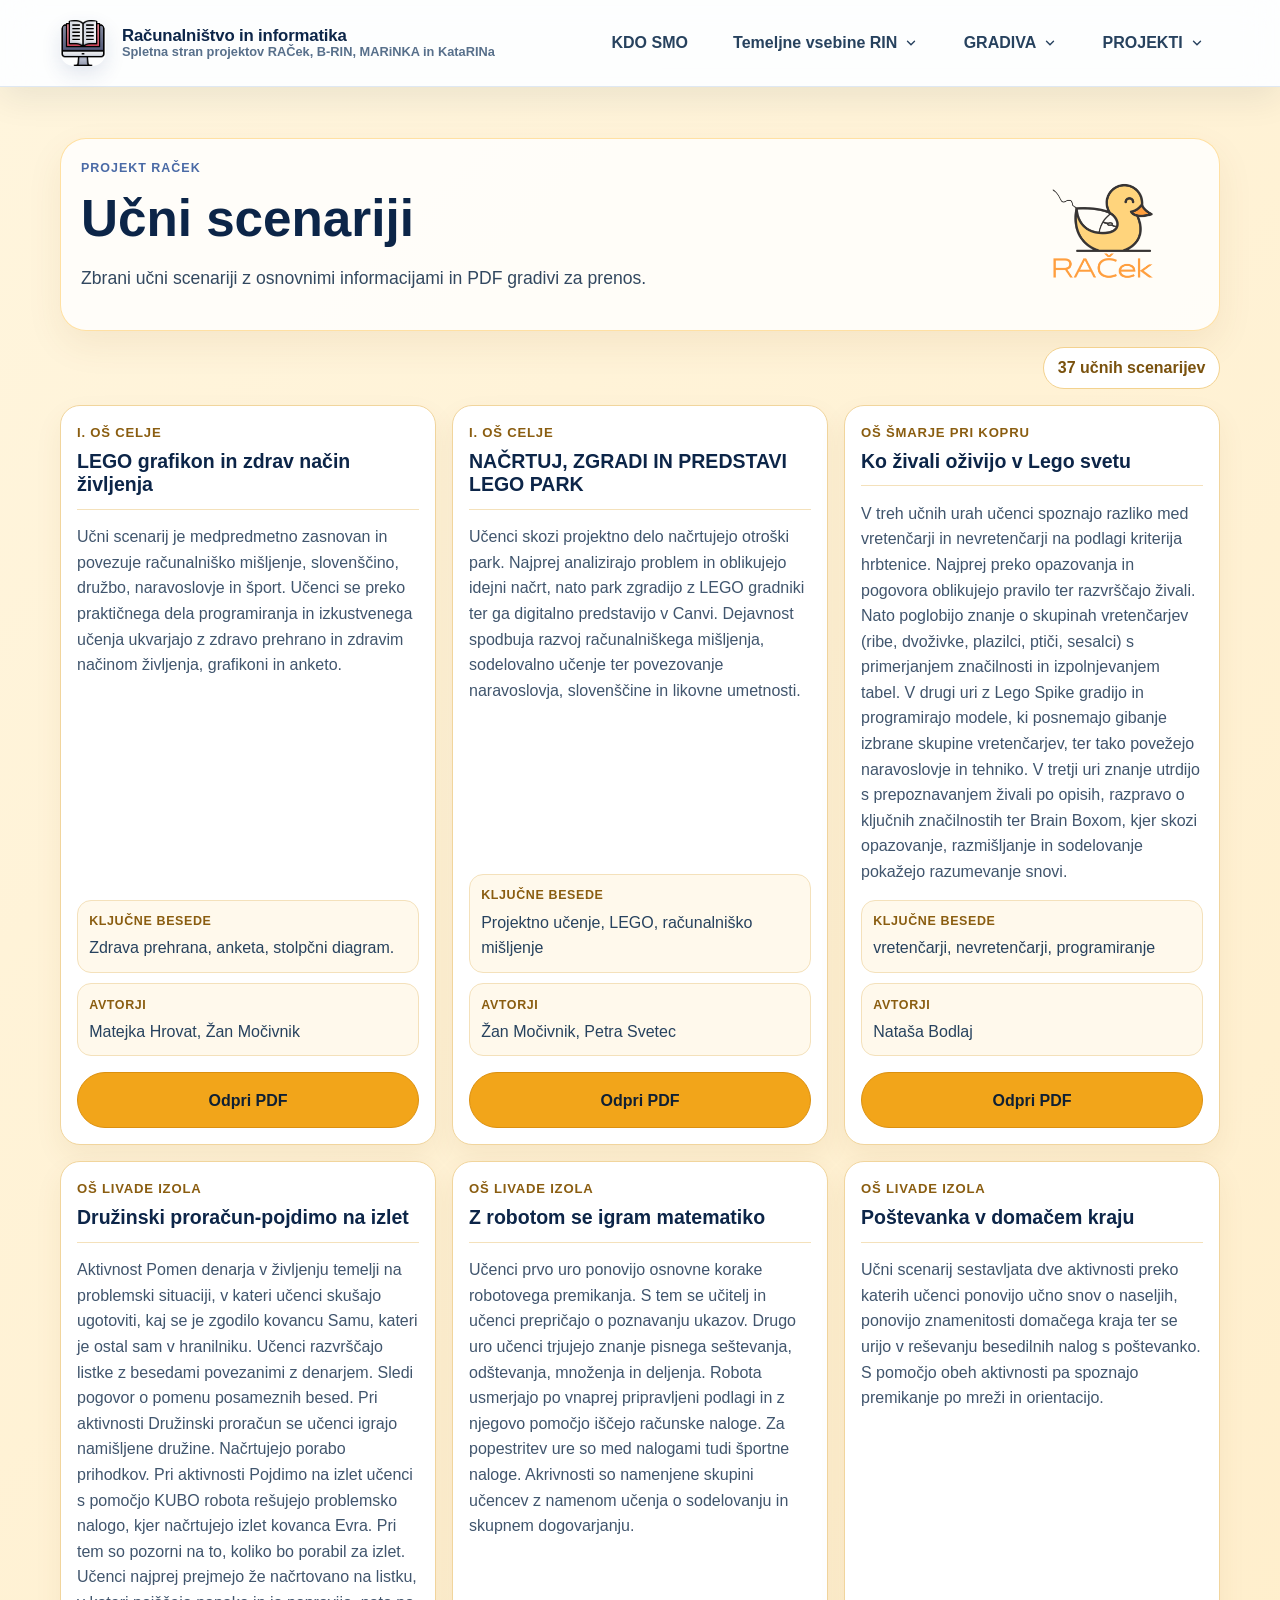
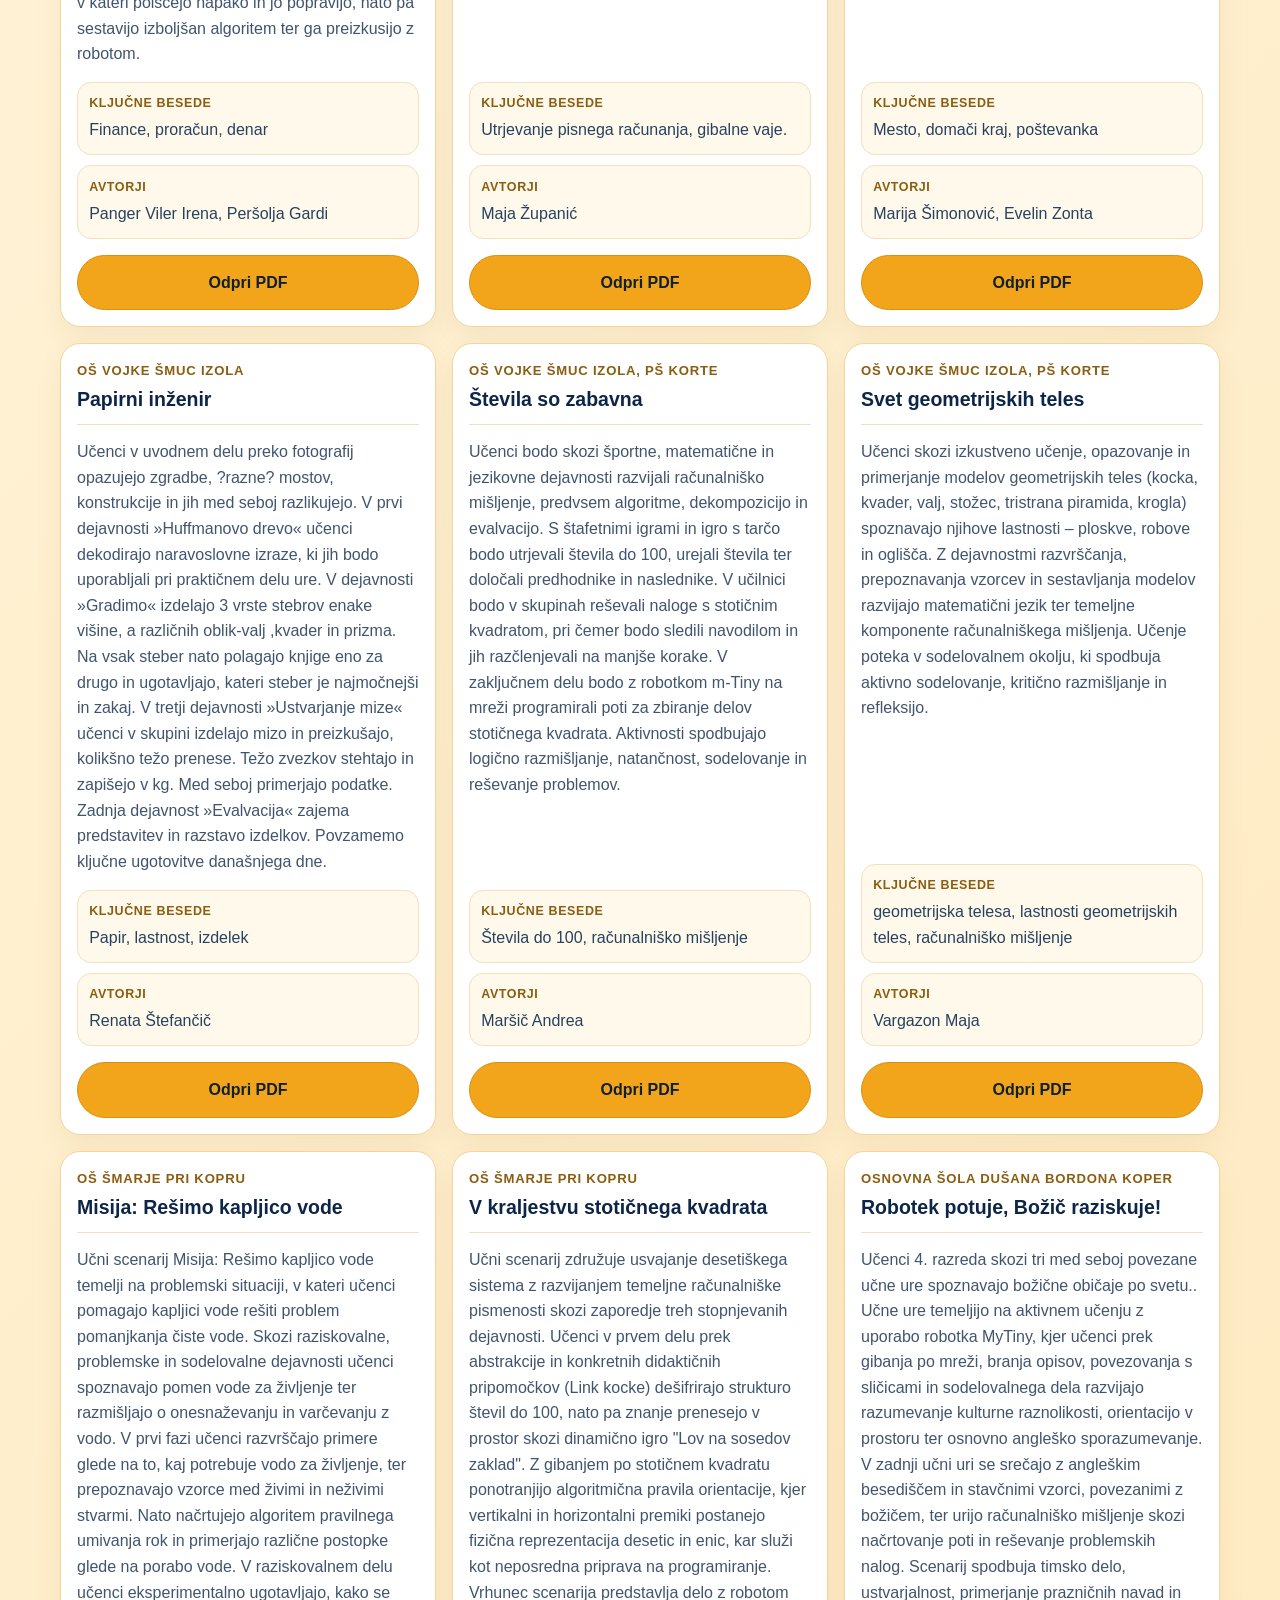
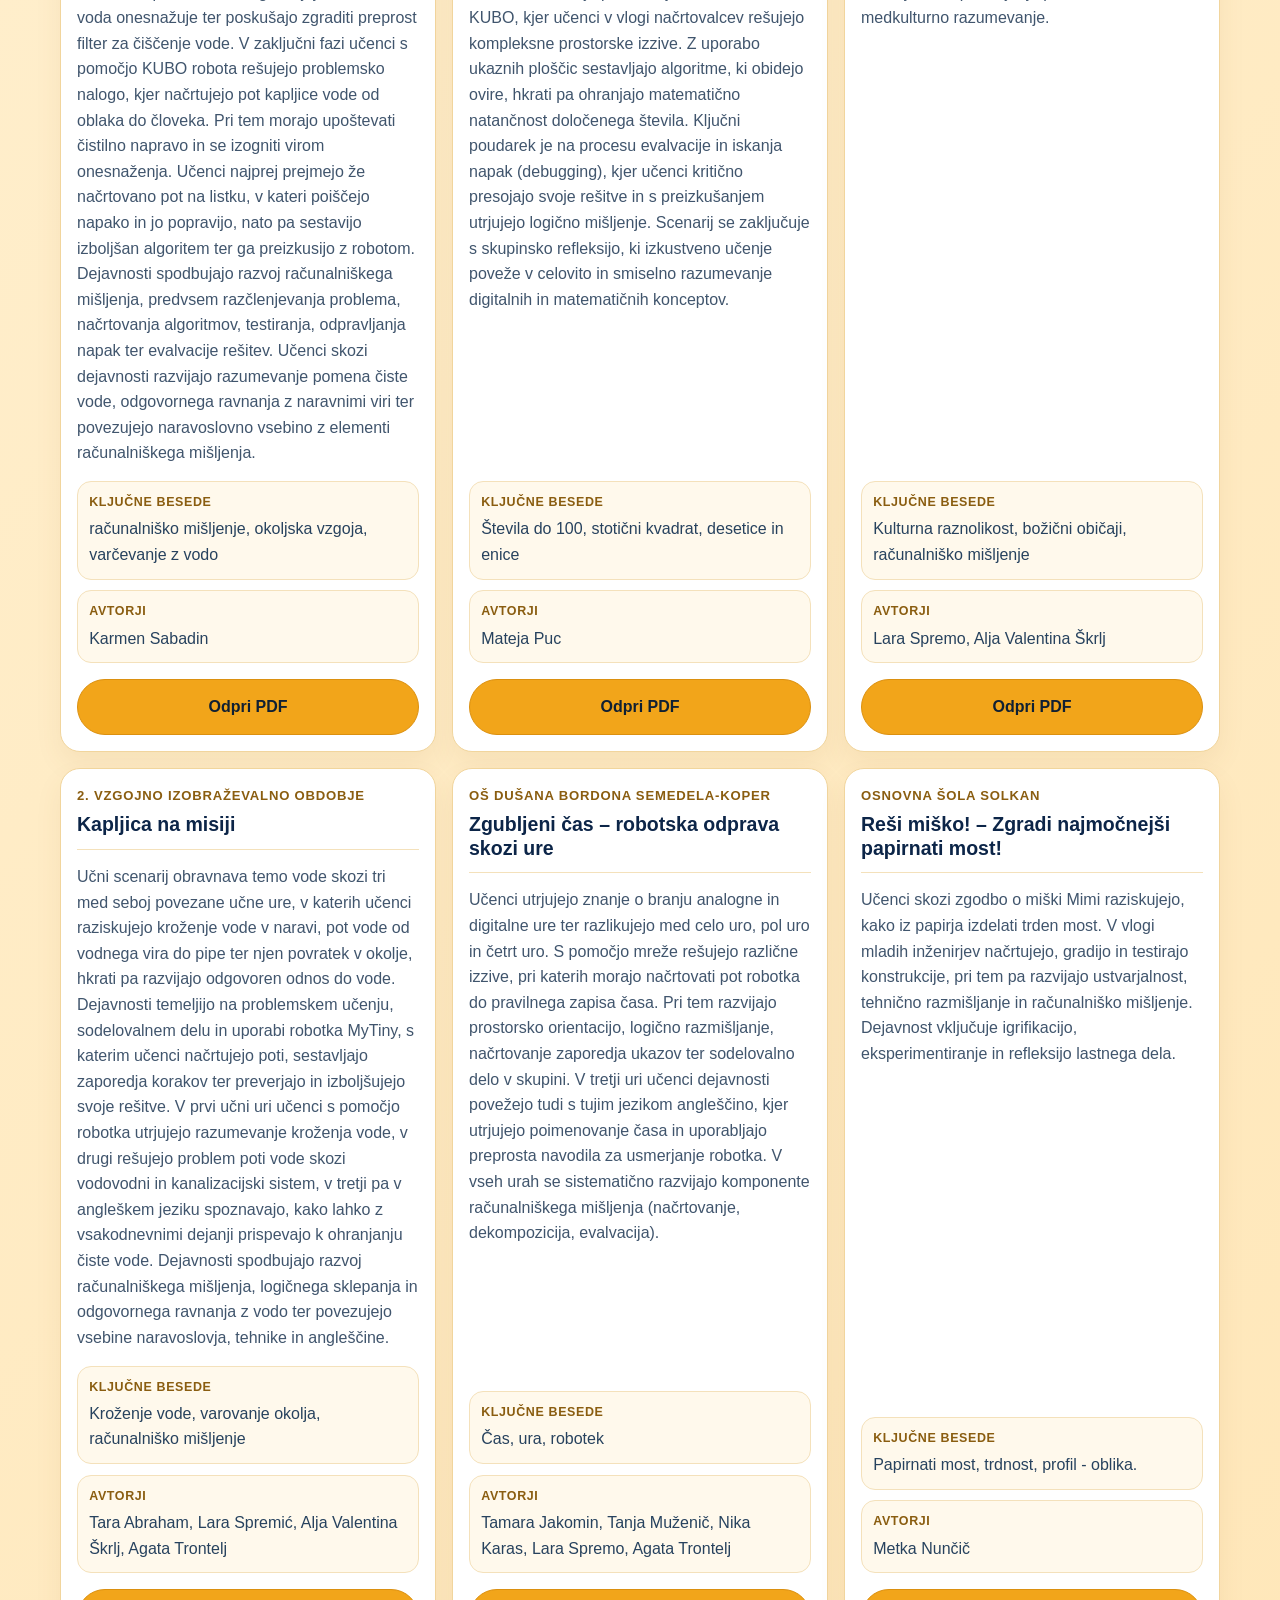
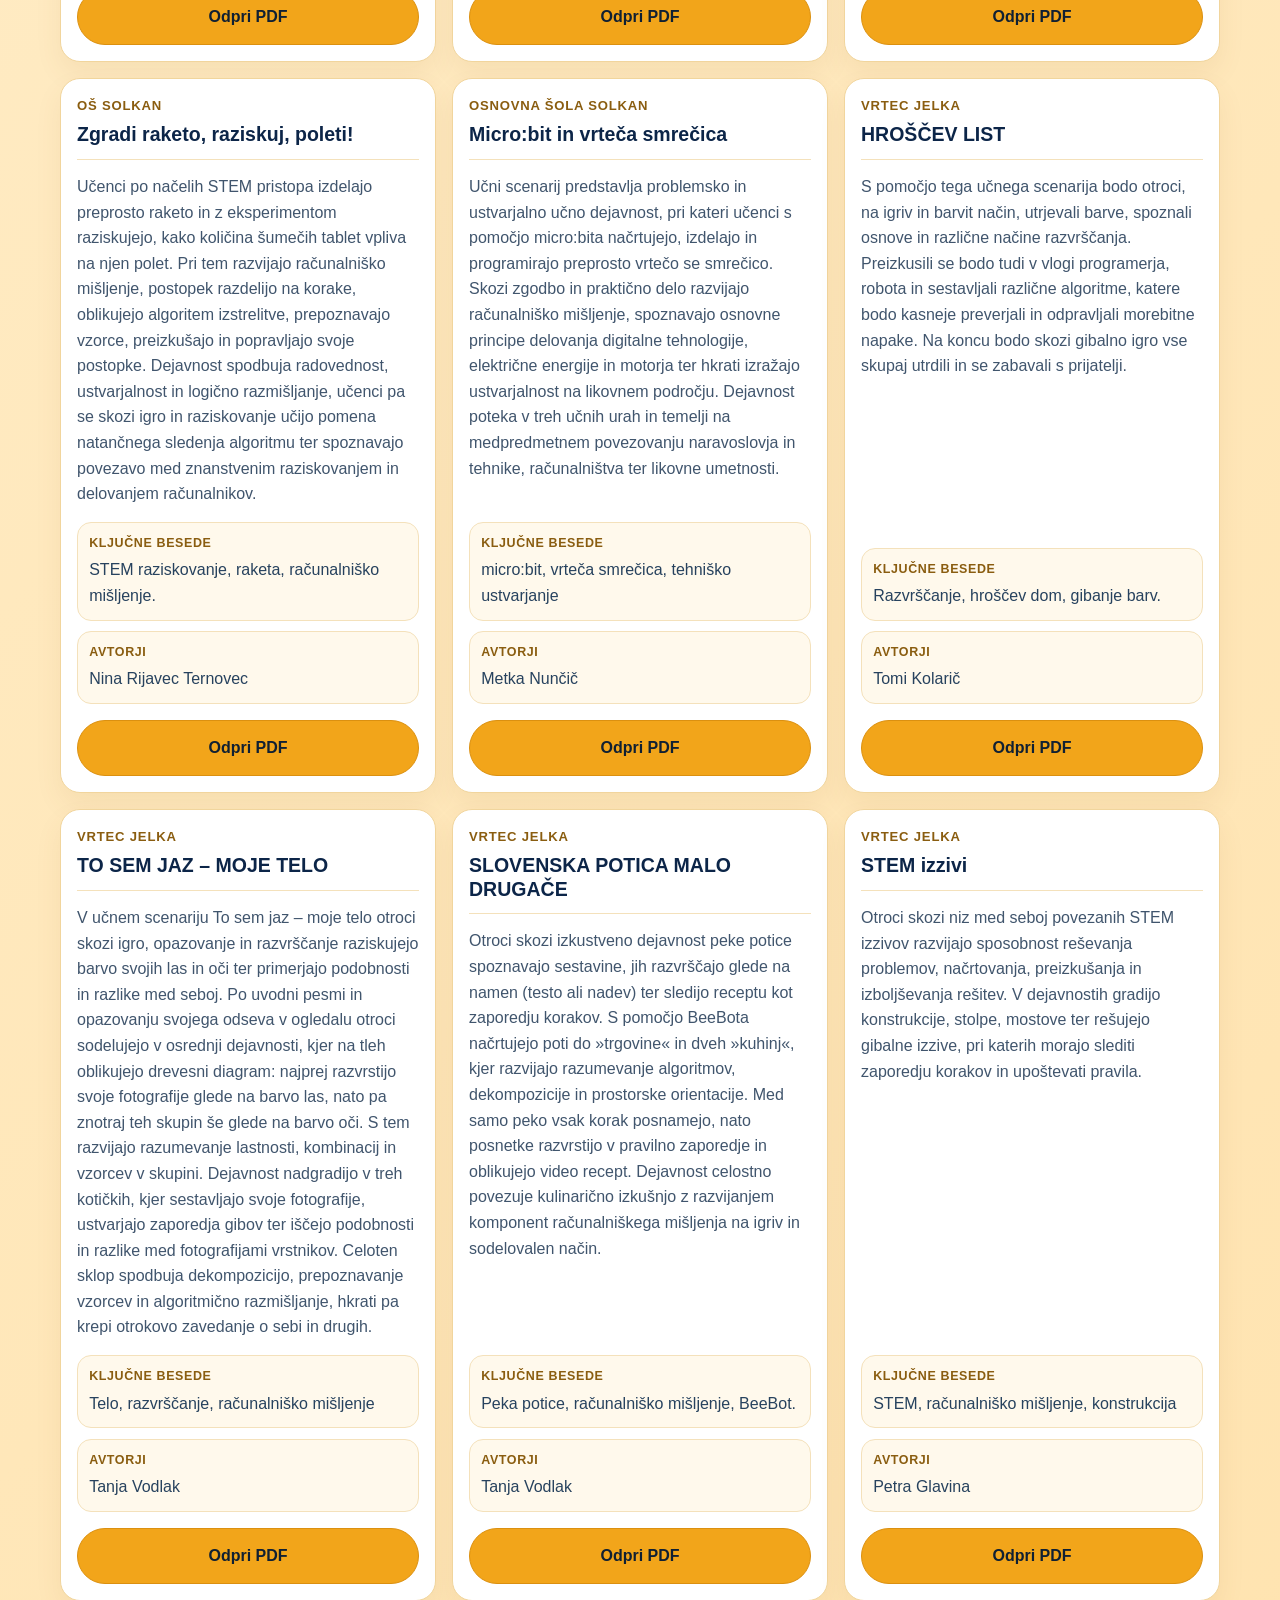
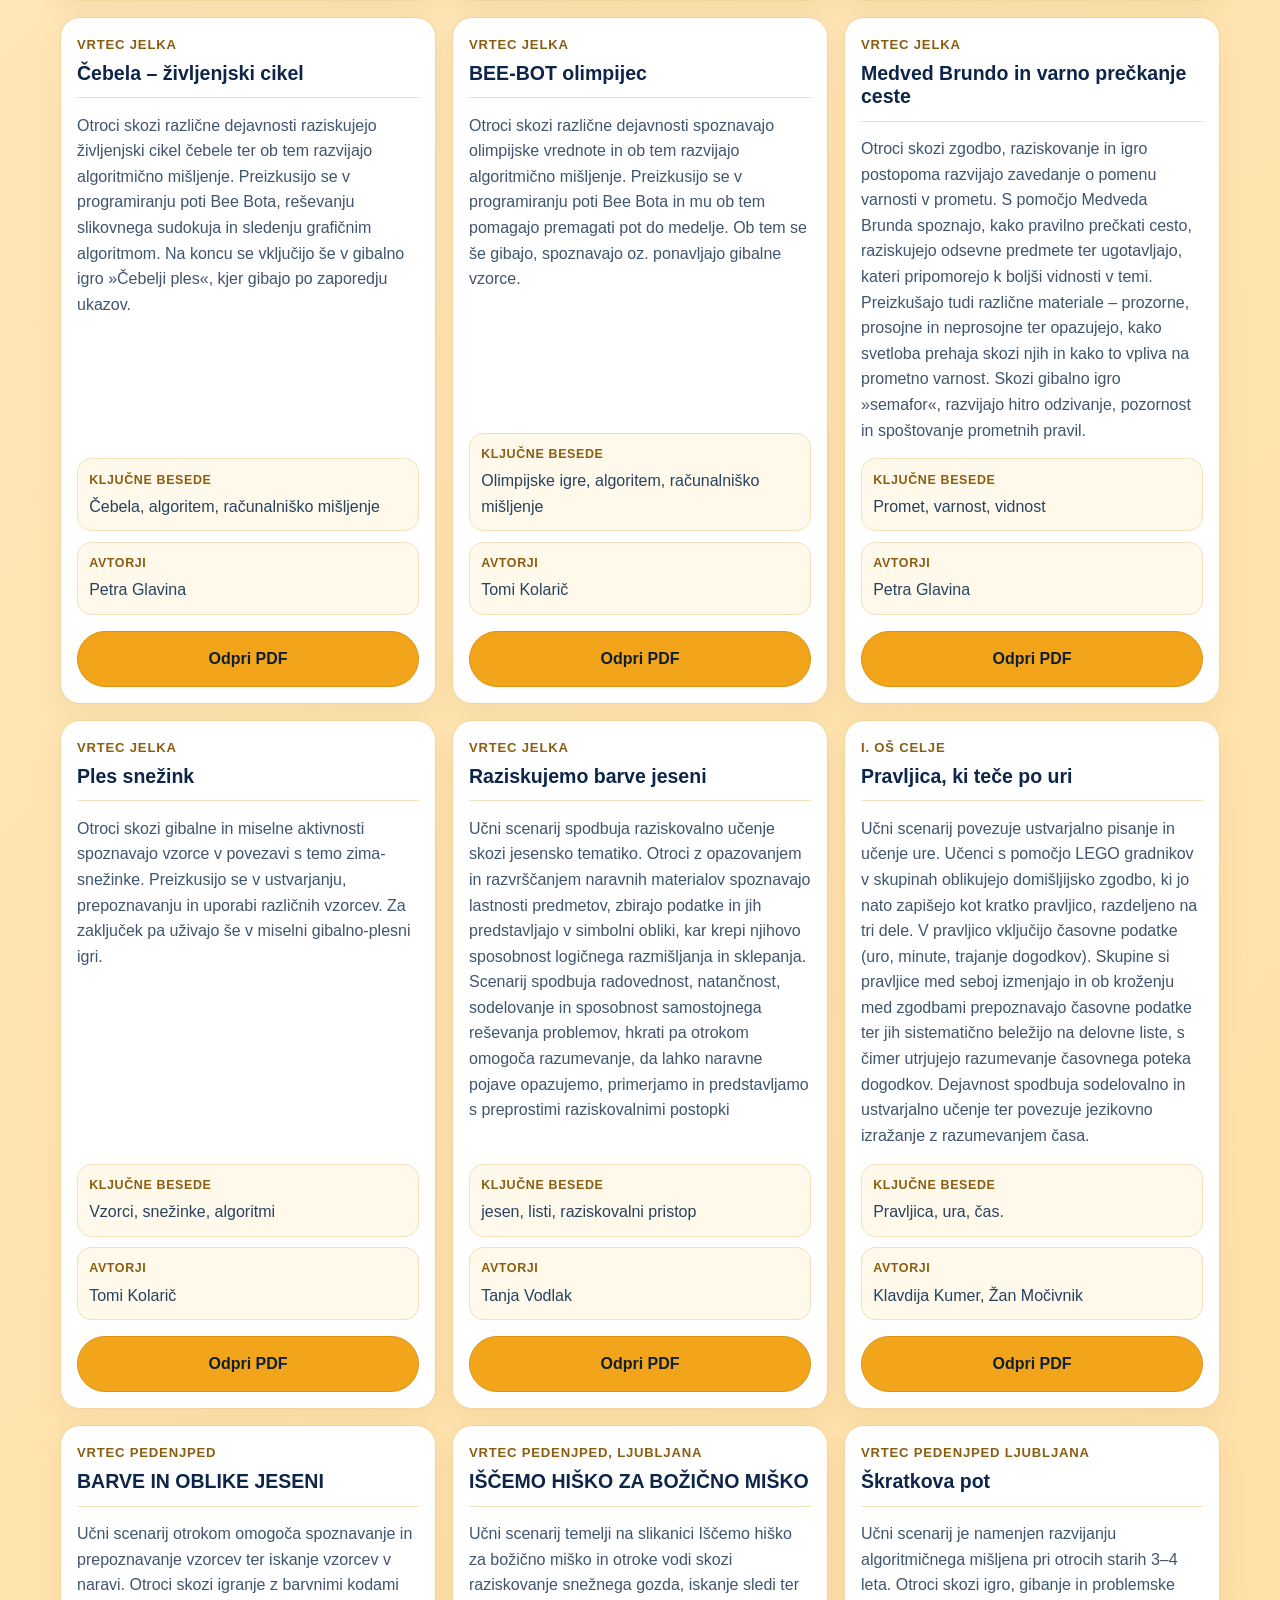
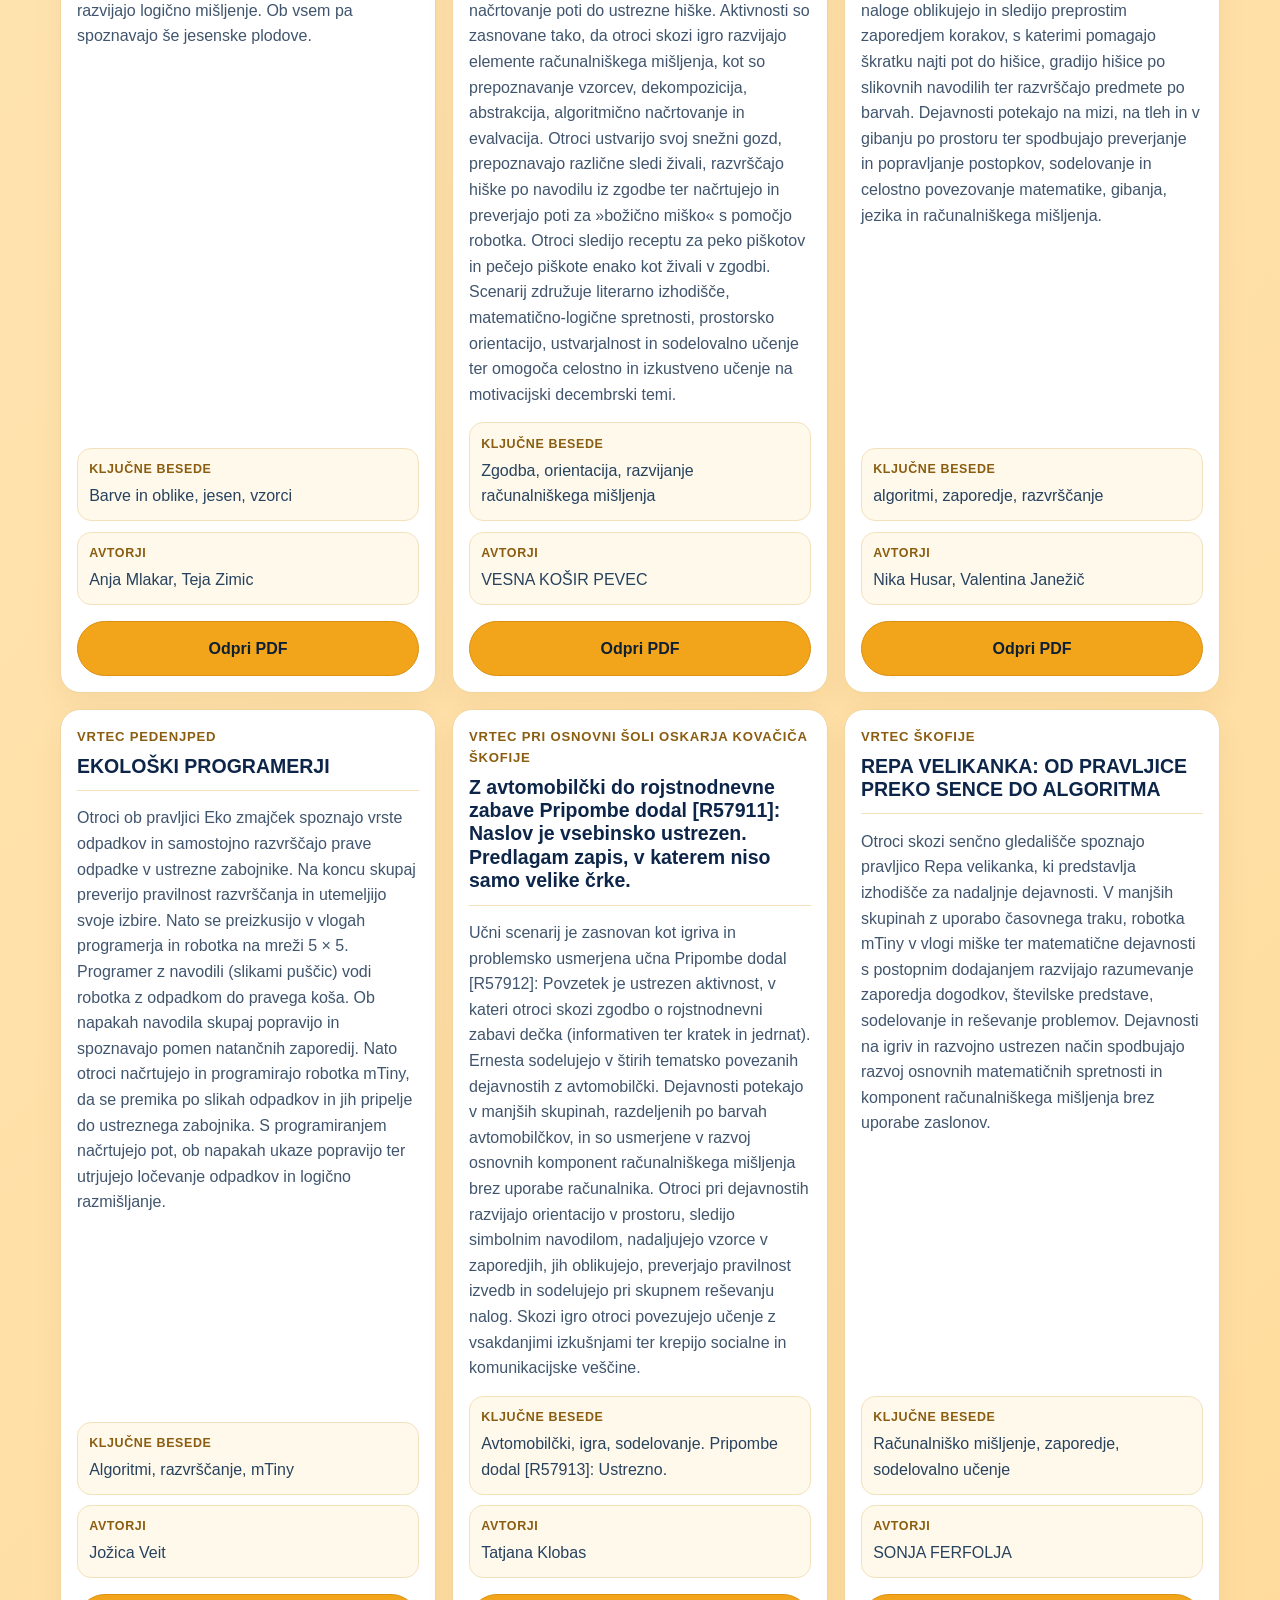
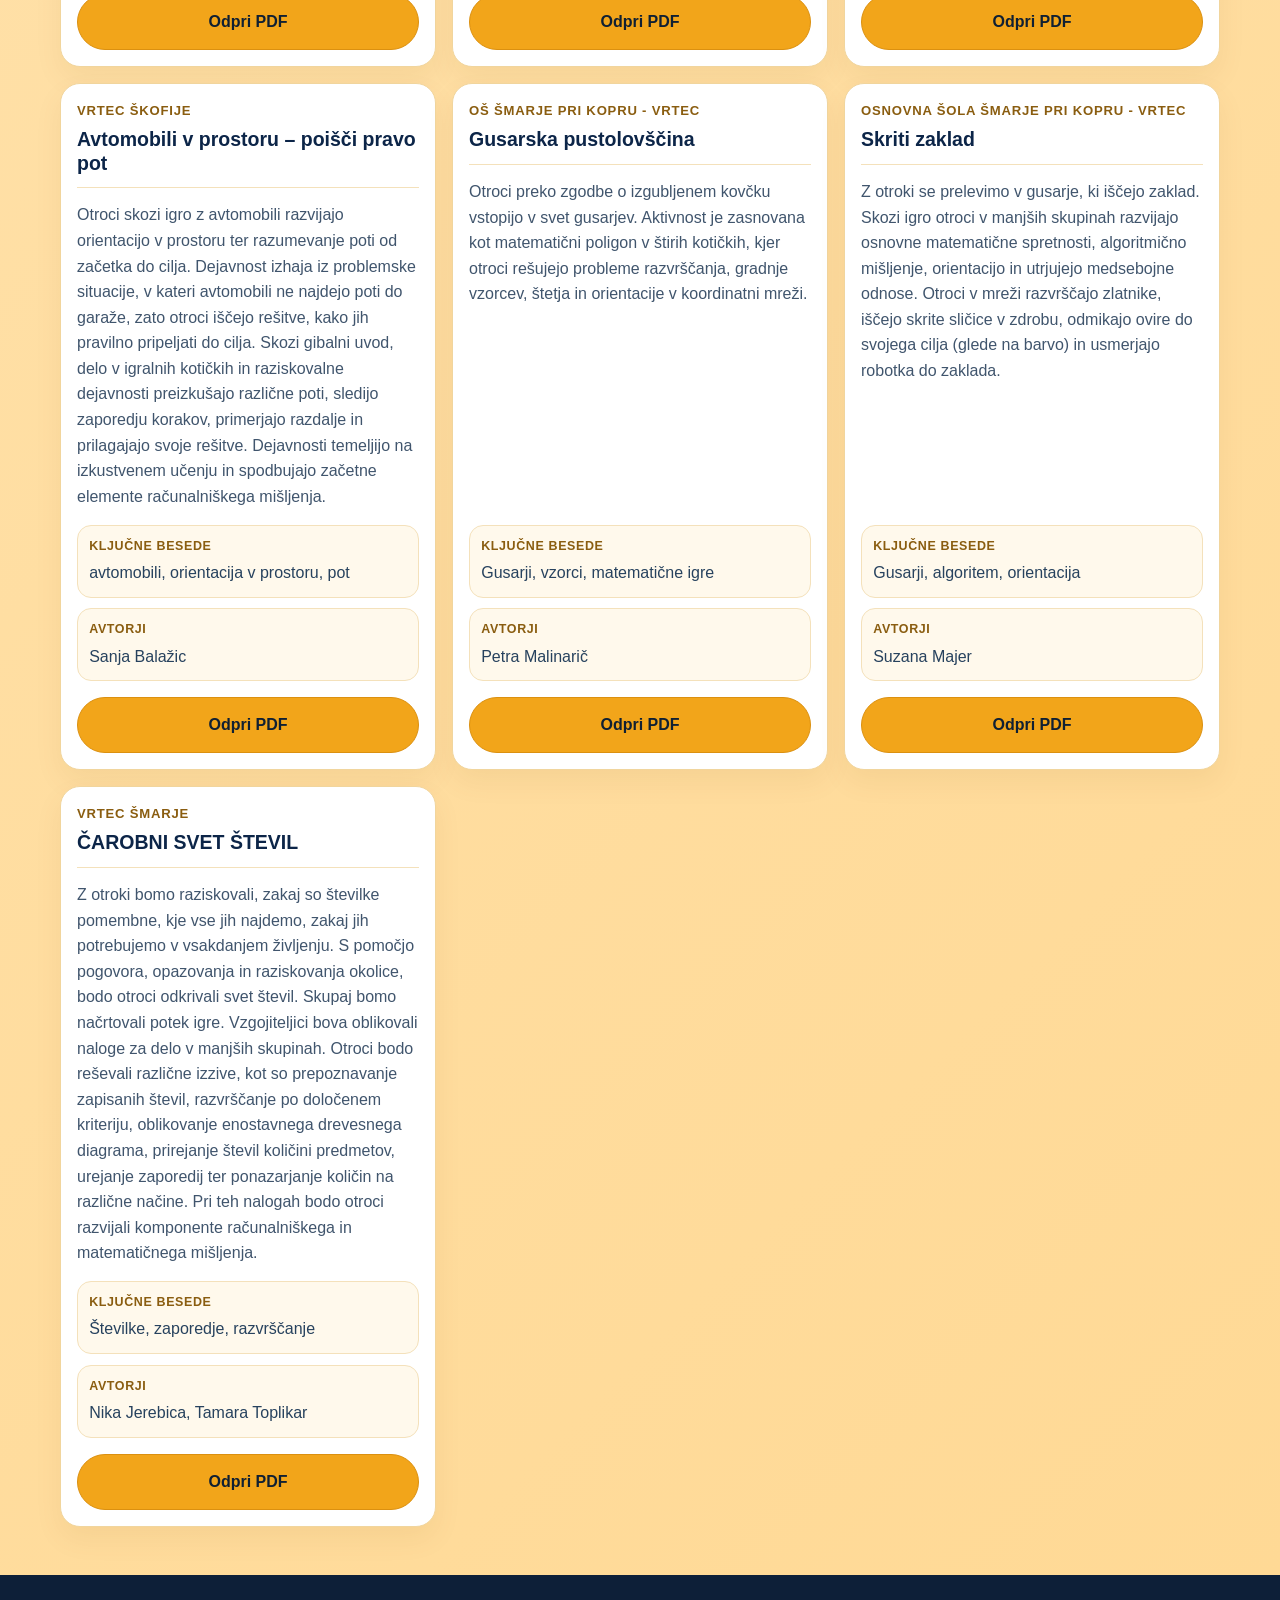
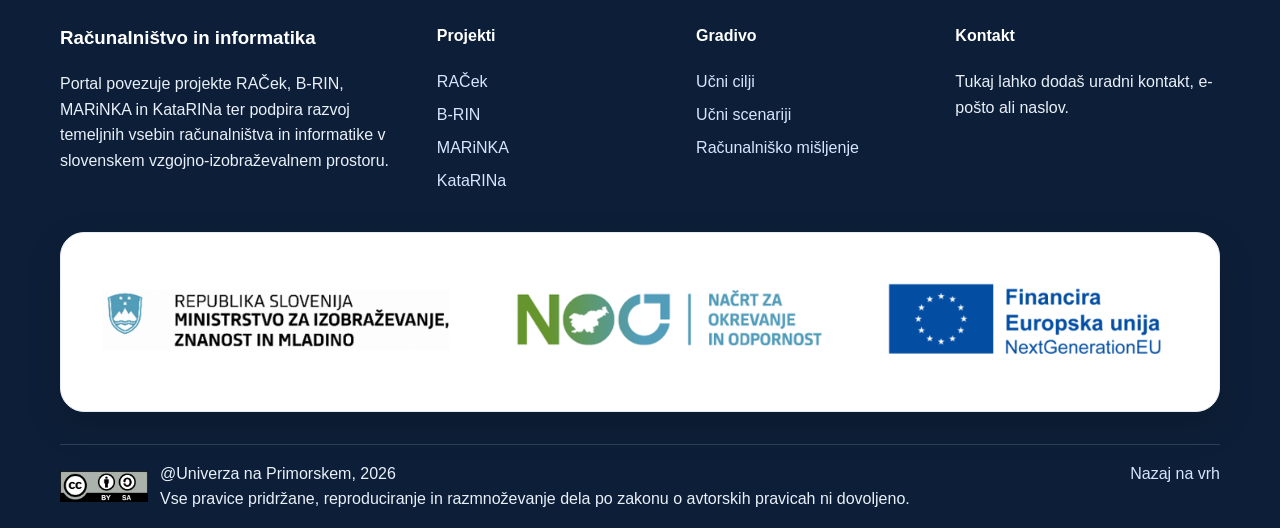
<file: ucni-scenariji.html>
<!DOCTYPE html>
<html lang="sl">
<head>
  <meta charset="UTF-8" />
  <meta name="viewport" content="width=device-width, initial-scale=1.0" />
  <title>Učni scenariji RAČek – Računalništvo in informatika</title>
  <meta name="description" content="Pregled učnih scenarijev projekta RAČek z osnovnimi informacijami in PDF gradivi za prenos." />
  <link rel="icon" type="image/png" href="assets/Slike/favicon.png" />
  <link rel="stylesheet" href="style.css?v=20260819a" />
</head>
<body>
<div id="site-header"></div>

<main id="top">
  <section class="scenario-section" data-scenarios-page>
    <div class="wrap">
      <div class="scenario-head">
        <div>
          <p class="eyebrow">Projekt RAČek</p>
          <h1>Učni scenariji</h1>
          <p class="lead">Zbrani učni scenariji z osnovnimi informacijami in PDF gradivi za prenos.</p>
        </div>
        <img class="scenario-logo" src="assets/Slike/logo-racek.png" alt="Logotip projekta RAČek">
      </div>

      <div class="scenario-toolbar">
        <p id="scenarioCount"></p>
      </div>

      <div id="scenarioCards" class="scenario-grid"></div>
    </div>
  </section>

</main>

<div id="site-footer"></div>

<script src="assets/Gradiva/racek-scenariji.js?v=20260610k"></script>
<script src="includes.js?v=20260610k"></script>
<script src="script.js?v=20260616a"></script>
</body>
</html>
</file>
<file: style.css>
*{box-sizing:border-box}
html{scroll-behavior:smooth}
[id]{
  scroll-margin-top:110px;
}
body{
  margin:0;
  font-family:Inter,Arial,sans-serif;
  line-height:1.6;
  color:#102033;
  background:#f6f8fb
}
main{
  background:linear-gradient(135deg,#dbe8ff,#c5d8ff);
  display:flow-root;
}
a{text-decoration:none;color:inherit}
img{max-width:100%;display:block}
.wrap{width:min(1160px,calc(100% - 2rem));margin:0 auto}

.site-header{
  position:sticky;top:0;z-index:50;
  background:rgba(255,255,255,.94);
  backdrop-filter:blur(8px);
  border-bottom:1px solid #e6ebf2
}
.nav{
  display:flex;align-items:center;justify-content:space-between;
  min-height:76px;gap:1rem
}
.brand{
  display:flex;align-items:center;gap:.8rem;
  font-weight:800;font-size:1.25rem;color:#173d7a
}
.brand img{width:42px;height:42px;border-radius:10px}
.main-nav{display:flex;gap:1.15rem;align-items:center}
.main-nav>a,.dropbtn,.mobile-menu a{color:#27425e;font-weight:600}
.main-nav a:hover,.dropbtn:hover,.mobile-menu a:hover,.text-link:hover{color:#173d7a}
.dropdown{position:relative}
.dropbtn{background:none;border:none;font:inherit;cursor:pointer;padding:0}
.dropdown-menu{
  position:absolute;top:calc(100% + 12px);left:0;min-width:250px;
  background:#fff;border:1px solid #e6ebf2;border-radius:16px;
  box-shadow:0 16px 40px rgba(16,32,51,.10);
  padding:.45rem;display:none
}
.dropdown:hover .dropdown-menu,.dropdown:focus-within .dropdown-menu{display:block}
.dropdown-menu a{display:block;padding:.7rem .85rem;border-radius:12px}
.dropdown-menu a:hover{background:#f3f7fd}
.menu-btn{
  display:none;border:1px solid #d6dfeb;background:#fff;border-radius:12px;
  padding:.55rem .85rem;font-size:1rem
}
.mobile-menu{display:none;padding:0 1rem 1rem}
.mobile-menu.open{display:grid;gap:.75rem}
.mobile-dropdown-title{font-weight:800;color:#173d7a;margin-top:.5rem}
.mobile-submenu{display:grid;gap:.5rem;padding-left:.8rem}

.hero{
  padding:5rem 0 3.5rem;
  background:transparent
}
.hero-grid{display:grid;grid-template-columns:1.08fr .92fr;gap:2rem;align-items:center}
.eyebrow{
  text-transform:uppercase;letter-spacing:.08em;font-size:.78rem;
  font-weight:700;color:#4a6aa6;margin:0 0 .75rem
}
.hero h1,.page-hero h1{
  font-size:clamp(2.4rem,5vw,4.4rem);line-height:1.05;
  margin:.2rem 0 1rem;color:#0c2548
}
.lead{font-size:1.1rem;max-width:64ch;color:#324860}
.hero-actions{display:flex;gap:.9rem;flex-wrap:wrap;margin-top:1.5rem}
.btn{
  display:inline-flex;align-items:center;justify-content:center;
  border-radius:999px;padding:.88rem 1.2rem;font-weight:700;
  transition:.2s transform,.2s box-shadow,.2s background
}
.btn:hover{transform:translateY(-1px)}
.btn.primary{
  background:#173d7a;color:#fff;box-shadow:0 12px 28px rgba(23,61,122,.18)
}
.btn.secondary{background:#fff;color:#173d7a;border:1px solid #dbe4f0}

.hero-visual{
  position:relative;min-height:390px;
  border-radius:34px;overflow:hidden;
  background:linear-gradient(135deg,#e8f0ff,#f8fbff);
  border:1px solid #dde6f4
}
.visual-card{
  position:absolute;border-radius:26px;box-shadow:0 24px 60px rgba(19,39,73,.12)
}
.v1{inset:10% 26% 34% 6%;background:linear-gradient(135deg,#dbe7ff,#b9cbff)}
.v2{inset:32% 6% 10% 30%;background:linear-gradient(135deg,#dff6f4,#a3dfd4)}
.v3{inset:6% 10% 50% 42%;background:linear-gradient(135deg,#fff0d9,#ffd08e)}
.hero-badge{
  position:absolute;right:1.2rem;bottom:1.2rem;background:#fff;
  padding:.9rem 1rem;border-radius:18px;font-weight:800;
  box-shadow:0 16px 40px rgba(19,39,73,.12)
}

.intro{padding:0 0 3rem}
.intro-box,.project-hero-box,.content-block,.info-card{
  background:#fff;border:1px solid #e7edf5;border-radius:28px;
  box-shadow:0 14px 36px rgba(16,32,51,.05)
}
.intro-box{padding:1.6rem 1.4rem}

.section-head{margin-bottom:1.5rem}
.section-head h2,.about h2,.content-block h2,.page-title{
  margin:.2rem 0 0;
  font-size:clamp(1.9rem,3vw,2.75rem);
  line-height:1.15;color:#0c2548
}

.projects{padding:1rem 0 4rem}
.project-grid{display:grid;grid-template-columns:repeat(4,1fr);gap:1.1rem}
.project-card{
  background:#fff;border:1px solid #e7edf5;border-radius:24px;
  padding:1.1rem;box-shadow:0 14px 36px rgba(16,32,51,.05);
  transition:.2s transform,.2s box-shadow;display:flex;flex-direction:column
}
.project-card:hover{
  transform:translateY(-4px);box-shadow:0 18px 40px rgba(16,32,51,.09)
}
.project-top{
  height:108px;border-radius:18px;display:flex;align-items:center;justify-content:center;
  font-weight:800;font-size:1.2rem;color:#0c2548;margin-bottom:1rem;text-align:center;padding:.8rem
}
.project-top img{max-height:72px;width:auto}
.racek{background:linear-gradient(135deg,#fff2db,#ffd18c)}
.brin{background:linear-gradient(135deg,#e7f6e9,#bce7c4)}
.marinka{background:linear-gradient(135deg,#dbe8ff,#c5d8ff)}
.katarina{background:linear-gradient(135deg,#f0e6ff,#cfb3ff)}
.card-actions{margin-top:auto;padding-top:.8rem}

.about{
  padding:1.5rem 0 4rem;
  background:transparent
}
.about-grid{display:grid;grid-template-columns:1.08fr .92fr;gap:1.5rem;align-items:start}
.stats{display:grid;grid-template-columns:repeat(3,1fr);gap:1rem}
.stat{
  background:#fff;border:1px solid #e7edf5;border-radius:22px;
  padding:1.1rem;text-align:center;box-shadow:0 14px 36px rgba(16,32,51,.05)
}
.stat strong{display:block;font-size:2rem;color:#173d7a}
.stat span{color:#4f6277}

.footer-strip-section{
  background:transparent;
  padding:0 0 4rem
}
.footer-strip-box{
  background:#fff;border:1px solid #e7edf5;border-radius:24px;
  padding:1rem;box-shadow:0 14px 36px rgba(16,32,51,.05)
}
.footer-strip-box img{max-width:100%;width:100%;height:auto;border-radius:16px}

.page-hero{
  padding:3.9rem 0 2.4rem;
  background:transparent
}
.project-hero-box{padding:1.5rem}
.project-hero-grid{display:grid;grid-template-columns:1.05fr .95fr;gap:1.5rem;align-items:center}
.logo-panel{
  min-height:260px;border-radius:24px;display:flex;align-items:center;justify-content:center;padding:1.5rem
}
.logo-panel img{max-height:160px;width:auto}

.content-section{padding:0 0 1.25rem}
.content-block{padding:1.45rem}
.content-block ul{margin:.75rem 0 0 1rem}
.locations-section{
  background:transparent;
  padding:2rem 0 2.25rem;
  margin:1rem 0 2rem;
}
.locations-section .content-block{
  background:#fff;
}
.locations-section .full-map-shell,
.locations-section .map-shell{
  background:#fff;
}
.locations-section .map-shell{
  margin-top:1rem;
}
.locations-layout{
  display:grid;
  grid-template-columns:3fr 1fr;
  gap:1rem;
  align-items:stretch;
  margin-top:1rem;
}
.locations-layout .full-map-shell,
.locations-layout .map-shell{
  margin-top:0;
}
.locations-layout .map-shell{
  display:flex;
  flex-direction:column;
  max-height:600px;
}
.locations-layout .viz-list{
  grid-template-columns:1fr;
  overflow:auto;
  padding-right:.15rem;
}
.locations-layout .viz-list li{
  padding:0;
  border-color:#dde8f5;
  border-radius:14px;
  background:linear-gradient(180deg,#fff 0%,#f8fbff 100%);
}
.locations-layout .viz-list a{
  display:block;
  padding:.78rem .85rem;
  color:#173d7a;
  font-weight:800;
  line-height:1.25;
}
.locations-layout .viz-list a:hover{
  text-decoration:none;
}
.locations-layout .viz-list li:hover{
  background:#e9f1ff;
  border-color:#c9d8ee;
  box-shadow:0 8px 18px rgba(16,32,51,.08);
}

.info-grid{display:grid;grid-template-columns:repeat(3,1fr);gap:1rem}
.info-card{padding:1rem}
.placeholder-map,.viz-box{
  min-height:150px;border:2px dashed #c9d8ee;border-radius:20px;
  background:#f8fbff;display:flex;align-items:center;justify-content:center;
  text-align:center;padding:1rem;color:#51709b
}

.site-footer{background:#0d1f38;color:#eaf0f9;padding-top:3rem}
.site-footer .footer-strip-in-footer{
  padding:2rem 0 0;
}
.site-footer .footer-strip-box{
  box-shadow:0 14px 36px rgba(0,0,0,.16);
}
.footer-grid{display:grid;grid-template-columns:1.2fr .8fr .8fr .9fr;gap:1.5rem}
.site-footer h3,.site-footer h4{margin-top:0;color:#fff}
.site-footer ul{list-style:none;padding:0;margin:0}
.site-footer li{margin:.45rem 0}
.site-footer a{color:#d7e5ff}
.footer-bottom{
  margin-top:2rem;padding:1rem 0;border-top:1px solid rgba(255,255,255,.14);
  display:flex;justify-content:space-between;gap:1rem;flex-wrap:wrap
}
.footer-rights{
  display:flex;
  align-items:center;
  gap:.75rem;
  flex:1 1 760px;
  min-width:0;
}
.footer-rights img{
  width:88px;
  height:auto;
  flex:0 0 auto;
}
.footer-rights p{margin:0}

@media (max-width: 980px){
  .hero-grid,.about-grid,.footer-grid,.project-hero-grid,.info-grid{grid-template-columns:1fr}
  .project-grid{grid-template-columns:repeat(2,1fr)}
  .stats{grid-template-columns:repeat(3,1fr)}
}
@media (max-width: 720px){
  .main-nav{display:none}
  .menu-btn{display:block}
  .hero{padding-top:4rem}
  .project-grid,.stats{grid-template-columns:1fr}
  .hero-visual{min-height:280px}
  .locations-layout{grid-template-columns:1fr}
  .locations-layout .map-shell{max-height:none}
}


/* polish */
.hero-copy{padding-right:1rem}
.intro-box h2,.project-card h3,.info-card h3{color:#0c2548}
.project-card p{color:#41556d}
.project-card .btn{width:100%}
.project-card h3{margin:.2rem 0 .5rem}
.section-head p{margin-bottom:.35rem}
.footer-strip-box{padding:1.2rem}
.footer-strip-box img{background:#fff}

.stats-visual{
  display:grid;
  grid-template-columns:repeat(2,1fr);
  gap:1rem;
}
.stat-card{
  background:#fff;
  border:1px solid #e7edf5;
  border-radius:24px;
  padding:1rem;
  box-shadow:0 14px 36px rgba(16,32,51,.05);
  display:flex;
  gap:.9rem;
  align-items:flex-start;
}
.stat-icon{
  width:58px;
  height:58px;
  border-radius:18px;
  flex:0 0 58px;
  display:grid;
  place-items:center;
  color:#173d7a;
}
.icon-projects{background:linear-gradient(135deg,#dbe7ff,#b9cbff)}
.icon-teachers{background:linear-gradient(135deg,#e7f6e9,#bce7c4)}
.icon-students{background:linear-gradient(135deg,#fff1d8,#ffd48e)}
.icon-posts{background:linear-gradient(135deg,#f0e6ff,#cfb3ff)}
.stat-content strong{
  display:block;
  font-size:2rem;
  line-height:1;
  color:#173d7a;
  margin-bottom:.35rem;
}
.stat-content span{
  display:block;
  font-weight:800;
  color:#0c2548;
}
.stat-content small{
  display:block;
  color:#607285;
  margin-top:.15rem;
}
.stat-icon svg{width:32px;height:32px}

@media (max-width: 980px){
  .stats-visual{grid-template-columns:repeat(2,1fr)}
}
@media (max-width: 720px){
  .stats-visual{grid-template-columns:1fr}
}


/* header v3 */
.site-header{
  position:sticky;top:0;z-index:50;
  background:rgba(255,255,255,.86);
  backdrop-filter:blur(14px);
  border-bottom:1px solid rgba(214,223,235,.9);
  box-shadow:0 8px 30px rgba(16,32,51,.05);
}
.nav{min-height:82px}
.brand{
  display:flex;align-items:center;gap:.9rem;
  font-weight:800;font-size:1.18rem;color:#173d7a;
}
.brand-text{
  display:flex;flex-direction:column;line-height:1.05
}
.brand-title{
  font-size:1rem;
  color:#0c2548;
  font-weight:800;
}
.brand-sub{
  font-size:.78rem;
  color:#58708b;
  font-weight:700;
}
.main-nav{gap:1.35rem}
.main-nav>a,.dropbtn,.mobile-menu a{
  color:#27425e;font-weight:700
}
.nav-pill{
  display:inline-flex;align-items:center;gap:.45rem;
  padding:.55rem .75rem;border-radius:999px;
  transition:background .2s ease,color .2s ease, transform .2s ease;
}
.nav-pill:hover{
  background:#f3f7fd;color:#173d7a;transform:translateY(-1px)
}
.dropdown-menu{margin-top:.15rem}
.dropbtn .chev{
  width:14px;
  height:14px;
  display:inline-block;
  flex:0 0 14px;
  transition:transform .2s ease;
}
.dropdown:hover .dropbtn .chev,
.dropdown:focus-within .dropbtn .chev{
  transform:rotate(180deg)
}

.dropdown-menu a{
  display:flex;align-items:center;
}
.mobile-dropdown-title{
  display:flex;align-items:center;gap:.45rem
}
@media (max-width: 720px){
  .brand-sub{display:none}
}


/* project pages enhancements */
.project-hero-box .hero-actions{display:none}
.meta-grid{
  display:grid;
  grid-template-columns:repeat(3,1fr);
  gap:1rem;
  margin-top:1rem;
}
.meta-card{
  background:#f8fbff;
  border:1px solid #dfe8f4;
  border-radius:20px;
  padding:1rem;
}
.meta-card h3{
  margin:.2rem 0 .45rem;
  font-size:1rem;
  color:#0c2548;
}
.meta-card p{
  margin:0;
  color:#52677d;
}
.viz-list{
  display:grid;
  grid-template-columns:1fr 1fr;
  gap:.6rem 1rem;
  margin-top:.75rem;
  padding:0;
  list-style:none;
}
.viz-list li{
  background:#f8fbff;
  border:1px solid #dfe8f4;
  border-radius:16px;
  padding:.65rem .8rem;
  color:#27425e;
}
.map-wrap{
  display:grid;
  grid-template-columns:1.1fr .9fr;
  gap:1rem;
  align-items:start;
}
.map-card{
  background:#f8fbff;
  border:1px solid #dfe8f4;
  border-radius:22px;
  padding:1rem;
}
.map-card svg{
  width:100%;
  height:auto;
  display:block;
}
.map-note{
  color:#58708b;
  font-size:.95rem;
  margin-top:.7rem;
}
.map-town{
  fill:#173d7a;
}
.map-label{
  font: 600 11px Inter, Arial, sans-serif;
  fill:#27425e;
}
.map-outline{
  fill:#eef4ff;
  stroke:#c8d8ef;
  stroke-width:2;
}
.legend-list{
  list-style:none;
  padding:0;
  margin:.25rem 0 0;
  display:grid;
  gap:.5rem;
}
.legend-list li{
  padding:.55rem .7rem;
  background:#fff;
  border:1px solid #e1e9f5;
  border-radius:14px;
  color:#314a63;
}
@media (max-width: 980px){
  .meta-grid,.map-wrap{grid-template-columns:1fr}
  .viz-list{grid-template-columns:1fr}
}


/* article-style leaflet map */
.article-map-grid{
  display:grid;
  grid-template-columns:1fr .95fr;
  gap:1rem;
}
.map-shell{
  background:#f8fbff;
  border:1px solid #dfe8f4;
  border-radius:22px;
  padding:1rem;
}
.map-shell h3{
  margin:.1rem 0 .45rem;
  color:#0c2548;
}
.viz-list{
  list-style:none;
  padding:0;
  margin:.25rem 0 0;
  display:grid;
  gap:.65rem
}
.viz-list li{
  padding:.55rem .75rem;
  background:#fff;
  border:1px solid #e6ebf2;
  border-radius:12px;
  transition:.2s background,.2s box-shadow
}
.viz-list li:hover{
  background:#f3f7fd;
  box-shadow:0 4px 12px rgba(16,32,51,.06)
}
.viz-list a{
  color:#173d7a;
  font-weight:600
}
.viz-list a:hover{
  text-decoration:underline
}
.map-subtitle{
  margin:.15rem 0 .75rem;
  color:#58708b;
}
.leaflet-map{
  width:100%;
  height:460px;
  border-radius:18px;
  overflow:hidden;
}
.legend-list{
  list-style:none;
  padding:0;
  margin:.25rem 0 0;
  display:grid;
  gap:.5rem;
}
.legend-list li{
  padding:.55rem .7rem;
  background:#fff;
  border:1px solid #e1e9f5;
  border-radius:14px;
  color:#314a63;
}
.popup-title{
  font-weight:800;
  color:#0c2548;
  margin-bottom:.2rem;
}
.popup-title a{
  color:#173d7a;
  text-decoration:underline
}
.popup-title a:hover{
  color:#4a6aa6
}
.popup-meta{
  color:#52677d;
  font-size:.92rem;
}
@media (max-width: 980px){
  .article-map-grid{grid-template-columns:1fr}
}


/* v4 nav + full width maps */
.main-nav .dropdown{position:relative}
.main-nav .dropdown > .dropbtn{cursor:pointer}
.main-nav .dropdown-menu{
  min-width:280px;
  padding:.55rem;
  border-radius:18px;
}
.main-nav .dropdown-menu a{
  display:flex;
  align-items:center;
  gap:1rem;
  padding:.85rem .95rem;
  border-radius:14px;
  font-weight:700;
  transition:background .18s ease, transform .18s ease, color .18s ease;
}
.main-nav .dropdown-menu a:hover{
  background:linear-gradient(135deg,#eef4ff,#f8fbff);
  color:#173d7a;
  transform:translateX(2px);
}
.main-nav .dropdown-menu a::before{
  content:"";
}
.main-nav .dropdown-menu a::after{
  content:"";
}
.main-nav .dropdown:hover .dropdown-menu,
.main-nav .dropdown:focus-within .dropdown-menu{
  display:block;
}

.project-page-list{
  display:grid;
  grid-template-columns:1fr;
  gap:.7rem;
  margin-top:.75rem;
  padding:0;
  list-style:none;
}
.project-page-list li{
  background:#f8fbff;
  border:1px solid #dfe8f4;
  border-radius:16px;
  padding:.75rem .9rem;
  color:#27425e;
}
.full-map-shell{
  background:#f8fbff;
  border:1px solid #dfe8f4;
  border-radius:22px;
  padding:1rem;
}
.map-subtitle{margin:0 0 1rem;color:#4f6277}
.school-tags-grid{
  display:grid;
  grid-template-columns:repeat(auto-fit, minmax(200px, 1fr));
  gap:0.8rem;
  margin-bottom:1.5rem
}
.school-tag{
  padding:0.9rem 1rem;
  border-radius:12px;
  font-weight:600;
  color:#0c2548;
  font-size:0.95rem;
  line-height:1.3;
  transition:transform .2s ease, box-shadow .2s ease
}
.school-tag:hover{
  transform:translateY(-2px);
  box-shadow:0 6px 16px rgba(16,32,51,.12)
}
.full-map-shell .leaflet-map{
  width:100%;
  height:600px;
  border-radius:18px;
  overflow:hidden;
}

@media (max-width: 720px){
  .full-map-shell .leaflet-map{height:480px}
  .school-tags-grid{
    grid-template-columns:repeat(auto-fit, minmax(160px, 1fr));
    gap:0.6rem;
    margin-bottom:1rem
  }
  .school-tag{
    padding:0.7rem 0.8rem;
    font-size:0.85rem
  }
}


/* v5 dropdown + smaller VIZ */
.main-nav .dropdown{position:relative}
.main-nav .dropdown-menu{
  display:none;
  pointer-events:auto;
  z-index:2000;
}
.main-nav .dropdown.open .dropdown-menu{
  display:block;
}
.main-nav .dropdown > .dropbtn{
  position:relative;
  z-index:2001;
}
.project-page-list li{
  padding:.5rem .7rem;
  font-size:.93rem;
  line-height:1.35;
}
.project-page-help{
  margin-top:.8rem;
  font-size:.95rem;
  color:#607285;
}
.mobile-submenu a{
  display:block;
}


/* v6 modern header + hover dropdown + firefox-friendly map */
.site-header{
  background:rgba(255,255,255,.78);
  backdrop-filter:blur(18px);
  -webkit-backdrop-filter:blur(18px);
  border-bottom:1px solid rgba(222,231,242,.95);
  box-shadow:0 12px 34px rgba(16,32,51,.08);
}
.nav{
  min-height:86px;
}
.brand{
  gap:1rem;
}
.brand img{
  width:46px;
  height:46px;
  border-radius:14px;
  box-shadow:0 8px 20px rgba(23,61,122,.12);
}
.brand-title{
  font-size:1.05rem;
  letter-spacing:-0.01em;
}
.brand-sub{
  font-size:.8rem;
}
.main-nav{
  gap:.8rem;
}
.nav-pill{
  padding:.72rem .95rem;
  border:1px solid transparent;
  background:transparent;
}
.nav-pill:hover{
  background:rgba(243,247,253,.95);
  border-color:#dbe5f2;
  box-shadow:0 6px 18px rgba(16,32,51,.05);
}
.main-nav .dropdown{
  position:relative;
}
.main-nav .dropdown-menu{
  display:none;
  position:absolute;
  top:calc(100% + 10px);
  left:0;
  min-width:180px;
  width:max-content;
  max-width:320px;
  background:rgba(255,255,255,.98);
  backdrop-filter:blur(14px);
  -webkit-backdrop-filter:blur(14px);
  border:1px solid #dfe8f4;
  border-radius:20px;
  box-shadow:0 22px 50px rgba(16,32,51,.14);
  padding:.55rem;
  z-index:3000;
}
.main-nav .dropdown:hover .dropdown-menu,
.main-nav .dropdown:focus-within .dropdown-menu,
.main-nav .dropdown.open .dropdown-menu{
  display:block;
}
.main-nav .dropdown-menu a,
.main-nav .dropdown-menu .dropdown-disabled{
  display:flex;
  align-items:center;
  gap:.75rem;
  padding:.75rem .9rem;
  border-radius:14px;
  transition:background .18s ease, transform .18s ease, color .18s ease;
}
.main-nav .dropdown-menu .dropdown-disabled{
  color:#8a9bae;
  cursor:default;
  font-weight:700;
}
.main-nav .dropdown-menu a:hover{
  background:linear-gradient(135deg,#eef4ff,#f8fbff);
  color:#173d7a;
  transform:translateX(2px);
}
.main-nav .dropdown-menu a::before{
  content:"";
}
.mobile-submenu .dropdown-disabled{
  color:#8a9bae;
  font-weight:700;
}

.dropbtn.nav-pill{
  display:inline-flex;
  align-items:center;
  gap:.45rem;
}


/* firefox map fixes */
.full-map-shell,
.map-shell,
.leaflet-map{
  position:relative;
  z-index:1;
}
.leaflet-map{
  height:520px;
  border-radius:18px;
  overflow:hidden;
  isolation:isolate;
}
.leaflet-control-layers{
  max-width:220px;
}
.leaflet-pane,
.leaflet-top,
.leaflet-bottom,
.leaflet-control{
  z-index: 400 !important;
}
.leaflet-container{
  background:#e9f1fb !important;
  font-family:Inter,Arial,sans-serif;
}
.project-map-marker{
  width:30px;
  height:40px;
}
.project-map-marker span{
  position:absolute;
  left:50%;
  top:0;
  width:28px;
  height:28px;
  border:3px solid #fff;
  border-radius:50% 50% 50% 0;
  box-shadow:0 8px 20px rgba(16,32,51,.24);
  transform:translateX(-50%) rotate(-45deg);
}
.project-map-marker span::after{
  content:"";
  position:absolute;
  inset:6px;
  border-radius:50%;
  background:#fff;
  opacity:.92;
}
.project-map-marker.racek-marker span{background:#f2a51a}
.project-map-marker.brin-marker span{background:#34a853}
.project-map-marker.marinka-marker span{background:#2f6fdd}
.project-map-marker.katarina-marker span{background:#8f5bdc}
.leaflet-tile{
  image-rendering:auto;
}
@supports (-moz-appearance:none){
  .leaflet-map{
    overflow:clip;
  }
}


/* v7 dropdown bridge + hero images */
.main-nav .dropdown{
  position:relative;
  padding-bottom:20px;
  margin-bottom:-20px;
}
.main-nav .dropdown::after{
  content:"";
  position:absolute;
  left:0;
  right:0;
  top:100%;
  height:24px;
}
.main-nav .dropdown-menu{
  top:calc(100% - 2px);
}

.hero-visual{
  position:relative;
  min-height:390px;
  background:transparent;
  border:none;
  overflow:visible;
}
.visual-card{display:none !important}
.hero-photo{
  position:absolute;
  border-radius:26px;
  overflow:hidden;
  box-shadow:0 20px 50px rgba(19,39,73,.14);
  border:1px solid #dde6f4;
  background:#fff;
  width:45%;
  height:190px;
}
.hero-photo:nth-child(1){
  inset:10% 26% 34% 6%;
  height:auto;
}
.hero-photo:nth-child(2){
  inset:32% 6% 10% 30%;
  height:auto;
}
.hero-photo.large{
  inset:6% 10% 50% 42%;
  width:auto;
  height:auto;
}
.hero-photo img{
  width:100%;
  height:100%;
  object-fit:cover;
  display:block;
}
.hero-photo::after{
  content:"";
  position:absolute;
  inset:0;
  background:linear-gradient(180deg, rgba(12,37,72,0.02), rgba(12,37,72,0.08));
  pointer-events:none;
}
.hero-badge{
  position:absolute;
  right:14px;
  bottom:14px;
  z-index:2;
}

@media (max-width: 720px){
  .hero-visual{
    min-height:280px;
  }
  .hero-photo{
    position:relative !important;
    inset:auto !important;
    width:100% !important;
    height:180px !important;
    margin-bottom:0.75rem;
  }
  .hero-photo.large{
    height:220px !important;
  }
}

/* knowledge catalog */
.catalog-hero .meta-card{
  background:linear-gradient(180deg,#fff 0%,#f8fbff 100%);
}
.catalog-hero-mark{
  flex-direction:column;
  color:#0c2548;
  text-align:center;
}
.catalog-hero-mark strong{
  display:block;
  font-size:clamp(3rem,7vw,5.5rem);
  line-height:1;
  color:#173d7a;
}
.catalog-hero-mark span{
  margin-top:.5rem;
  font-weight:800;
  color:#27425e;
}
.catalog-section{
  background:transparent;
  padding:3.2rem 0 3rem;
  transition:background .2s ease;
}
.catalog-section .section-head{
  background:rgba(255,255,255,.74);
  border:1px solid rgba(223,232,244,.86);
  border-radius:26px;
  padding:1.15rem;
  box-shadow:0 14px 36px rgba(16,32,51,.05);
}
.catalog-theme-obdp{
  background:linear-gradient(135deg,#e9f8e8 0%,#cfeecf 100%);
}
.catalog-theme-obd1{
  background:linear-gradient(135deg,#f4edff 0%,#dfcff9 100%);
}
.catalog-theme-obd2{
  background:linear-gradient(135deg,#d1def8 0%,#aebfe9 100%);
}
.catalog-theme-obd3{
  background:linear-gradient(135deg,#eef1f5 0%,#d5dce6 100%);
}
.catalog-theme-ss{
  background:linear-gradient(135deg,#f0e6ff 0%,#cfb3ff 100%);
}
.catalog-page-head{
  margin-bottom:1.5rem;
}
.catalog-title-row{
  display:grid;
  grid-template-columns:minmax(0,1fr) auto;
  gap:1rem;
  align-items:center;
}
.catalog-title-row h2{
  max-width:980px;
}
.catalog-page-logo-link{
  display:inline-block;
  border-radius:16px;
}
.catalog-page-logo{
  width:min(180px,22vw);
  max-height:92px;
  object-fit:contain;
}
.catalog-period-tabs{
  display:flex;
  gap:.5rem;
  flex-wrap:wrap;
  margin-top:1rem;
}
.catalog-period-tab{
  display:inline-flex;
  align-items:center;
  justify-content:center;
  min-height:2.35rem;
  border-radius:999px;
  border:1px solid #dfe8f4;
  background:#fff;
  color:#27425e;
  padding:.45rem .85rem;
  font-weight:800;
  box-shadow:0 10px 24px rgba(16,32,51,.04);
  transition:background .18s ease,color .18s ease,border-color .18s ease,transform .18s ease;
}
.catalog-period-tab:hover{
  background:#f3f7fd;
  border-color:#c9d8ee;
  color:#173d7a;
  transform:translateY(-1px);
}
.catalog-period-tab.is-active{
  background:#173d7a;
  border-color:#173d7a;
  color:#fff;
}
.catalog-layout{
  display:grid;
  grid-template-columns:minmax(260px,330px) 1fr;
  gap:1rem;
  align-items:start;
}
.catalog-sidebar{
  position:sticky;
  top:104px;
  max-height:calc(100vh - 128px);
  overflow:auto;
  background:#fff;
  border:1px solid #dfe8f4;
  border-radius:24px;
  padding:1rem;
  box-shadow:0 14px 36px rgba(16,32,51,.05);
}
.catalog-nav-group + .catalog-nav-group{
  margin-top:1.15rem;
  padding-top:1rem;
  border-top:1px solid #e7edf5;
}
.catalog-nav-title{
  margin:0 0 .45rem;
  font-size:1.08rem;
  line-height:1.25;
  color:#0c2548;
}
.catalog-subtopic-btn{
  width:100%;
  display:grid;
  grid-template-columns:1fr;
  gap:.45rem;
  align-items:center;
  border:1px solid transparent;
  border-radius:12px;
  background:transparent;
  color:#27425e;
  padding:.48rem .6rem;
  font:inherit;
  font-size:.92rem;
  font-weight:800;
  text-align:left;
  cursor:pointer;
  transition:background .18s ease,border-color .18s ease,color .18s ease,transform .18s ease;
}
.catalog-subtopic-btn:hover{
  background:#f3f7fd;
  border-color:#dbe7ff;
  color:#173d7a;
  transform:translateX(2px);
}
.catalog-subtopic-btn.is-active{
  background:linear-gradient(135deg,#dbe8ff,#eef4ff);
  border-color:#bfd0ef;
  color:#0c2548;
}
.catalog-results{
  min-width:0;
}
.catalog-current{
  background:#fff;
  border:1px solid #dfe8f4;
  border-radius:24px;
  padding:1.15rem 1.2rem;
  box-shadow:0 14px 36px rgba(16,32,51,.05);
  margin-bottom:1rem;
}
.catalog-current h3{
  margin:.15rem 0 .35rem;
  color:#0c2548;
  font-size:clamp(1.45rem,2vw,2rem);
  line-height:1.18;
}
.catalog-content-text{
  margin:.7rem 0 0;
  color:#58708b;
  font-weight:600;
  line-height:1.55;
  white-space:pre-line;
}
.goal-cards{
  display:grid;
  gap:.85rem;
}
.goal-card{
  background:#fff;
  border:1px solid #dfe8f4;
  border-radius:18px;
  box-shadow:0 12px 28px rgba(16,32,51,.05);
  overflow:hidden;
}
.goal-card[open]{
  border-color:#bfd0ef;
  box-shadow:0 16px 34px rgba(16,32,51,.08);
}
.goal-card summary{
  display:grid;
  grid-template-columns:1fr auto;
  gap:1rem;
  align-items:center;
  padding:1rem 1.1rem;
  color:#102033;
  font-weight:800;
  cursor:pointer;
  list-style:none;
}
.goal-card summary::-webkit-details-marker{
  display:none;
}
.goal-summary-content{
  display:grid;
  gap:.25rem;
}
.goal-card-eyebrow{
  display:block;
  color:#5f7896;
  font-size:.72rem;
  font-weight:900;
  letter-spacing:.08em;
  line-height:1;
  text-transform:uppercase;
}
.goal-title{
  display:grid;
  gap:.55rem;
}
.goal-card summary::after{
  content:"+";
  display:grid;
  place-items:center;
  width:2rem;
  height:2rem;
  border-radius:999px;
  background:#eef4ff;
  color:#173d7a;
  font-weight:900;
}
.goal-card[open] summary::after{
  content:"−";
  background:#173d7a;
  color:#fff;
}
.goal-detail-grid{
  display:grid;
  grid-template-columns:1fr 1fr;
  gap:.85rem;
  padding:0 1.1rem 1.1rem;
}
.goal-detail-grid-single{
  grid-template-columns:1fr;
}
.goal-detail{
  background:#f8fbff;
  border:1px solid #e7edf5;
  border-radius:14px;
  padding:.9rem;
}
.goal-detail h4{
  margin:0 0 .4rem;
  color:#0c2548;
  font-size:.95rem;
}
.goal-detail p{
  margin:0;
  color:#40556d;
  white-space:pre-line;
}
.goal-rich-text{
  margin:0;
  color:#40556d;
  white-space:pre-line;
}
.catalog-media{
  margin:.75rem 0 0;
  white-space:normal;
}
.catalog-media img{
  width:100%;
  height:auto;
  border:1px solid #dce7f3;
  border-radius:12px;
  background:#fff;
  box-shadow:0 8px 24px rgba(12,37,72,.08);
}
.catalog-media-summary{
  display:block;
  max-width:540px;
}
.catalog-media-summary img{
  width:100%;
}
.catalog-media-link{
  display:inline-flex;
  align-items:center;
  margin:.5rem 0;
  color:#0b63b6;
  font-weight:700;
  white-space:normal;
  word-break:break-word;
}

/* Didactic recommendations */
.recommendations-section{
  padding:4rem 0;
}
.recommendations-head{
  background:#fff;
  border:1px solid #dfe8f4;
  border-radius:28px;
  box-shadow:0 18px 44px rgba(16,32,51,.08);
  margin-bottom:1rem;
  padding:1.8rem;
}
.recommendations-head h1{
  color:#0c2548;
  font-size:clamp(1.7rem,3vw,2.6rem);
  line-height:1.08;
  margin:.2rem 0 .5rem;
}
.recommendation-cards{
  display:flex;
  flex-wrap:wrap;
  gap:.55rem;
  margin:0;
  padding:0 1rem;
}
.recommendation-card{
  flex:1 1 0;
  max-width:220px;
  min-height:auto;
  display:inline-flex;
  align-items:center;
  justify-content:center;
  background:#fff;
  border:1px solid #dfe8f4;
  border-bottom-color:#fff;
  border-radius:16px 16px 0 0;
  box-shadow:0 10px 24px rgba(16,32,51,.05);
  color:#173d7a;
  font:inherit;
  font-size:.95rem;
  font-weight:900;
  line-height:1;
  padding:.85rem 1.1rem;
  text-align:center;
  cursor:pointer;
  transition:transform .18s ease, box-shadow .18s ease, border-color .18s ease;
}
.recommendation-card:hover{
  border-color:#bfd0ef;
  border-bottom-color:#fff;
  box-shadow:0 12px 28px rgba(16,32,51,.08);
}
.recommendation-card.is-active{
  background:#173d7a;
  border-color:#173d7a;
  color:#fff;
  box-shadow:0 14px 32px rgba(23,61,122,.18);
}
.recommendation-shell{
  margin-top:1rem;
}
.recommendation-panel-wrap{
  background:#fff;
  border:1px solid #dfe8f4;
  border-radius:24px;
  box-shadow:0 14px 34px rgba(16,32,51,.06);
  overflow:hidden;
}
.recommendation-content{
  padding:1.5rem;
}
.recommendation-content[hidden]{
  display:none;
}
.recommendation-content h2{
  color:#0c2548;
  margin:.2rem 0 1rem;
}
.recommendation-content p{
  color:#40556d;
  margin:0 0 1rem;
}
.guidelines-shell{
  background:#fff;
  border:1px solid #dfe8f4;
  border-radius:24px;
  box-shadow:0 14px 34px rgba(16,32,51,.06);
  margin-top:1rem;
  overflow:hidden;
}
.guidelines-period-bar{
  display:grid;
  gap:.55rem;
  padding:1.25rem;
  border-bottom:1px solid #e7eef8;
}
.guidelines-period-bar .eyebrow,
.guidelines-sidebar .eyebrow{
  margin:0;
}
.guidelines-layout{
  display:grid;
  grid-template-columns:minmax(220px, 280px) 1fr;
}
.guidelines-sidebar{
  background:#f7fafe;
  border-right:1px solid #e7eef8;
  padding:1.25rem;
}
.guidelines-filter-row{
  display:flex;
  flex-wrap:wrap;
  gap:.55rem;
}
.guidelines-sklop-list{
  display:grid;
  gap:.55rem;
  margin-top:.55rem;
}
.guideline-filter{
  display:inline-flex;
  align-items:center;
  justify-content:center;
  min-height:42px;
  background:#f7fafe;
  border:1px solid #dfe8f4;
  border-radius:999px;
  color:#173d7a;
  font:inherit;
  font-size:.92rem;
  font-weight:800;
  line-height:1.2;
  padding:.65rem 1rem;
  text-align:center;
  cursor:pointer;
  transition:background .18s ease, border-color .18s ease, color .18s ease, box-shadow .18s ease;
}
.guideline-filter:hover{
  border-color:#bfd0ef;
  box-shadow:0 8px 18px rgba(16,32,51,.07);
}
.guideline-filter.is-active{
  background:#173d7a;
  border-color:#173d7a;
  color:#fff;
  box-shadow:0 12px 24px rgba(23,61,122,.16);
}
.guidelines-filter-row [data-guidelines-period],
.guidelines-filter-row [data-progress-period]{
  min-width:86px;
}
.guidelines-sklop-list .guideline-filter{
  justify-content:flex-start;
  width:100%;
  border-radius:14px;
  text-align:left;
}
.guideline-result{
  padding:1.5rem;
}
.guideline-result h2{
  color:#0c2548;
  margin:.2rem 0 1rem;
}
.guideline-body p{
  color:#40556d;
  margin:0 0 1rem;
}
.guideline-body p:last-child{
  margin-bottom:0;
}
.content-action-row{
  display:flex;
  flex-wrap:wrap;
  gap:.75rem;
  padding:1.25rem 1.5rem 1.5rem;
}
.content-action-link{
  margin-top:1.35rem;
}
.progress-body h3{
  color:#0c2548;
  font-size:1rem;
  margin:1.25rem 0 .7rem;
}
.progress-body ul{
  display:grid;
  gap:.65rem;
  margin:0;
  padding-left:1.15rem;
}
.progress-body li{
  color:#40556d;
  line-height:1.62;
}

/* RIN learning scenario material */
.rin-material-section{
  padding:3.2rem 0 3rem;
  background:linear-gradient(135deg,#dbe8ff 0%,#c5d8ff 100%);
}
.rin-material-head,
.rin-material-card{
  background:rgba(255,255,255,.9);
  border:1px solid #dfe8f4;
  border-radius:26px;
  box-shadow:0 14px 36px rgba(16,32,51,.08);
}
.rin-material-head{
  display:grid;
  grid-template-columns:minmax(0,1fr) auto;
  gap:1.25rem;
  align-items:center;
  margin-bottom:1rem;
  padding:1.5rem;
}
.rin-material-head h1{
  color:#0c2548;
  font-size:clamp(2rem,4vw,3.4rem);
  line-height:1.08;
  margin:.2rem 0 .8rem;
}
.rin-material-logos{
  display:flex;
  align-items:center;
  justify-content:flex-end;
  gap:.75rem;
}
.rin-material-logos img{
  width:min(150px,18vw);
  max-height:82px;
  object-fit:contain;
}
.rin-material-card{
  margin-top:1rem;
  padding:1.5rem;
}
.rin-material-card h2{
  color:#0c2548;
  margin:.1rem 0 .8rem;
}
.rin-collapse-card summary{
  display:flex;
  align-items:center;
  justify-content:space-between;
  gap:1rem;
  cursor:pointer;
  list-style:none;
}
.rin-collapse-card summary::-webkit-details-marker{
  display:none;
}
.rin-collapse-card summary h2{
  margin:0;
}
.rin-collapse-card summary::after{
  content:"+";
  display:inline-flex;
  align-items:center;
  justify-content:center;
  flex:0 0 34px;
  width:34px;
  height:34px;
  background:#173d7a;
  border-radius:50%;
  color:#fff;
  font-size:1.35rem;
  font-weight:800;
  line-height:1;
}
.rin-collapse-card[open] summary{
  margin-bottom:1rem;
}
.rin-collapse-card[open] summary::after{
  content:"−";
}
.rin-material-card p{
  color:#40556d;
  margin:0 0 1rem;
}
.rin-material-card p:last-child{
  margin-bottom:0;
}
.scenario-structure-grid{
  display:grid;
  grid-template-columns:repeat(3, minmax(0, 1fr));
  gap:.8rem;
  margin-top:1rem;
}
.scenario-structure-grid article{
  background:#f7fafe;
  border:1px solid #dfe8f4;
  border-radius:18px;
  padding:1rem;
}
.scenario-structure-grid span{
  display:inline-flex;
  color:#0b63b6;
  font-weight:900;
  letter-spacing:.08em;
  margin-bottom:.5rem;
}
.scenario-structure-grid h3{
  color:#173d7a;
  font-size:1rem;
  line-height:1.25;
  margin:0;
  text-transform:uppercase;
}
.rin-material-note{
  border-left:5px solid #173d7a;
}
.rin-scenarios-list{
  margin-top:1.2rem;
}
.rin-scenario-filter{
  background:rgba(255,255,255,.9);
  border:1px solid #dfe8f4;
  border-radius:22px;
  box-shadow:0 10px 24px rgba(16,32,51,.06);
  margin-top:1rem;
  padding:1rem;
}
.rin-scenario-filter .eyebrow{
  margin:0 0 .55rem;
}
.rin-scenario-filter-row{
  display:flex;
  flex-wrap:wrap;
  gap:.55rem;
}
.rin-scenario-count{
  justify-content:flex-start;
  margin:1rem 0 0;
}
.rin-scenario-count p{
  border-color:#aebfe9;
  color:#2f6fdd;
}
.rin-scenario-grid{
  margin-top:1rem;
}
.rin-scenario-grid .scenario-card{
  border-color:#dfe8f4;
  box-shadow:0 12px 28px rgba(16,32,51,.07);
}
.rin-scenario-grid .scenario-card-top{
  border-bottom-color:#e7eef8;
}
.rin-scenario-grid .scenario-viz{
  color:#0b63b6;
}
.rin-scenario-grid .rin-grade-badge{
  display:inline-flex;
  align-items:center;
  width:max-content;
  max-width:100%;
  background:#eef4ff;
  border:1px solid #c5d8ff;
  border-radius:999px;
  color:#2f6fdd;
  font-size:.82rem;
  font-weight:900;
  margin:.7rem 0 0;
  padding:.35rem .65rem;
}
.rin-scenario-grid .scenario-meta div{
  background:#f7fafe;
  border-color:#dfe8f4;
}
.rin-scenario-grid .scenario-meta dt{
  color:#173d7a;
}
.rin-scenario-grid .scenario-download{
  background:#173d7a;
  border-color:#173d7a;
  color:#fff;
}
.rin-scenario-grid .scenario-download:hover{
  box-shadow:0 12px 28px rgba(23,61,122,.18);
}
.rin-scenario-actions{
  display:grid;
  gap:.55rem;
  margin-top:auto;
}
.rin-video-link{
  width:100%;
}
@media (max-width: 980px){
  .catalog-layout{
    grid-template-columns:1fr;
  }
  .catalog-sidebar{
    position:relative;
    top:auto;
    max-height:none;
  }
  .recommendation-cards{
    padding:0 .4rem;
  }
  .guidelines-layout{
    grid-template-columns:1fr;
  }
  .guidelines-sidebar{
    border-right:0;
    border-bottom:1px solid #e7eef8;
  }
  .guidelines-sklop-list{
    grid-template-columns:repeat(2, minmax(0, 1fr));
  }
  .scenario-structure-grid{
    grid-template-columns:repeat(2, minmax(0, 1fr));
  }
  .rin-material-head{
    grid-template-columns:1fr;
  }
  .rin-material-logos{
    justify-content:flex-start;
  }
  .rin-material-logos img{
    width:140px;
  }
}
@media (max-width: 720px){
  .catalog-title-row{
    grid-template-columns:1fr;
  }
  .catalog-page-logo{
    width:150px;
  }
  .catalog-sidebar,
  .catalog-current{
    border-radius:20px;
  }
  .guidelines-sklop-list{
    grid-template-columns:1fr;
  }
  .scenario-structure-grid{
    grid-template-columns:1fr;
  }
  .goal-detail-grid{
    grid-template-columns:1fr;
  }
  .goal-card summary{
    grid-template-columns:1fr;
  }
  .goal-card summary::after{
    justify-self:start;
  }
}

/* RAČek learning scenarios */
.scenario-section{
  padding:3.2rem 0 3rem;
  background:linear-gradient(135deg,#fff5dd 0%,#ffd995 100%);
}
.scenario-head{
  display:grid;
  grid-template-columns:minmax(0,1fr) auto;
  gap:1.25rem;
  align-items:center;
  background:rgba(255,255,255,.82);
  border:1px solid rgba(255,221,154,.9);
  border-radius:26px;
  padding:1.25rem;
  box-shadow:0 14px 36px rgba(128,82,10,.08);
  margin-bottom:1rem;
}
.scenario-head h1{
  margin:.2rem 0 .8rem;
  font-size:clamp(2rem,4vw,3.4rem);
  line-height:1.08;
  color:#0c2548;
}
.scenario-logo{
  width:min(190px,24vw);
  max-height:104px;
  object-fit:contain;
}
.scenario-toolbar{
  display:flex;
  justify-content:flex-end;
  margin:0 0 1rem;
}
.scenario-toolbar p{
  margin:0;
  background:#fff;
  border:1px solid #f3d28f;
  color:#7a520e;
  border-radius:999px;
  padding:.45rem .85rem;
  font-weight:800;
}
.scenario-grid{
  display:grid;
  grid-template-columns:repeat(3,1fr);
  gap:1rem;
}
.scenario-card{
  display:flex;
  flex-direction:column;
  min-height:100%;
  background:#fff;
  border:1px solid #f1d59d;
  border-radius:20px;
  padding:1rem;
  box-shadow:0 12px 28px rgba(128,82,10,.07);
}
.scenario-card-top{
  border-bottom:1px solid #f4e1bb;
  padding-bottom:.75rem;
  margin-bottom:.8rem;
}
.scenario-viz{
  margin:0 0 .45rem;
  color:#8a5d10;
  font-size:.82rem;
  font-weight:900;
  text-transform:uppercase;
  letter-spacing:.06em;
}
.scenario-card h2{
  margin:0;
  color:#0c2548;
  font-size:1.22rem;
  line-height:1.2;
}
.scenario-summary{
  color:#40556d;
  margin:.1rem 0 .95rem;
}
.scenario-meta{
  display:grid;
  gap:.65rem;
  margin:auto 0 1rem;
}
.scenario-meta div{
  background:#fff9ec;
  border:1px solid #f4e1bb;
  border-radius:14px;
  padding:.7rem;
}
.scenario-meta dt{
  margin:0 0 .2rem;
  color:#8a5d10;
  font-size:.78rem;
  font-weight:900;
  text-transform:uppercase;
  letter-spacing:.05em;
}
.scenario-meta dd{
  margin:0;
  color:#27425e;
}
.scenario-download{
  width:100%;
  background:#f2a51a;
  color:#102033;
  border:1px solid #db9010;
}
.scenario-download:hover{
  box-shadow:0 12px 28px rgba(128,82,10,.16);
}
@media (max-width: 1080px){
  .scenario-grid{
    grid-template-columns:repeat(2,1fr);
  }
}
@media (max-width: 720px){
  .scenario-head{
    grid-template-columns:1fr;
  }
  .scenario-logo{
    width:150px;
  }
  .scenario-toolbar{
    justify-content:flex-start;
  }
  .scenario-grid{
    grid-template-columns:1fr;
  }
}
</file>
